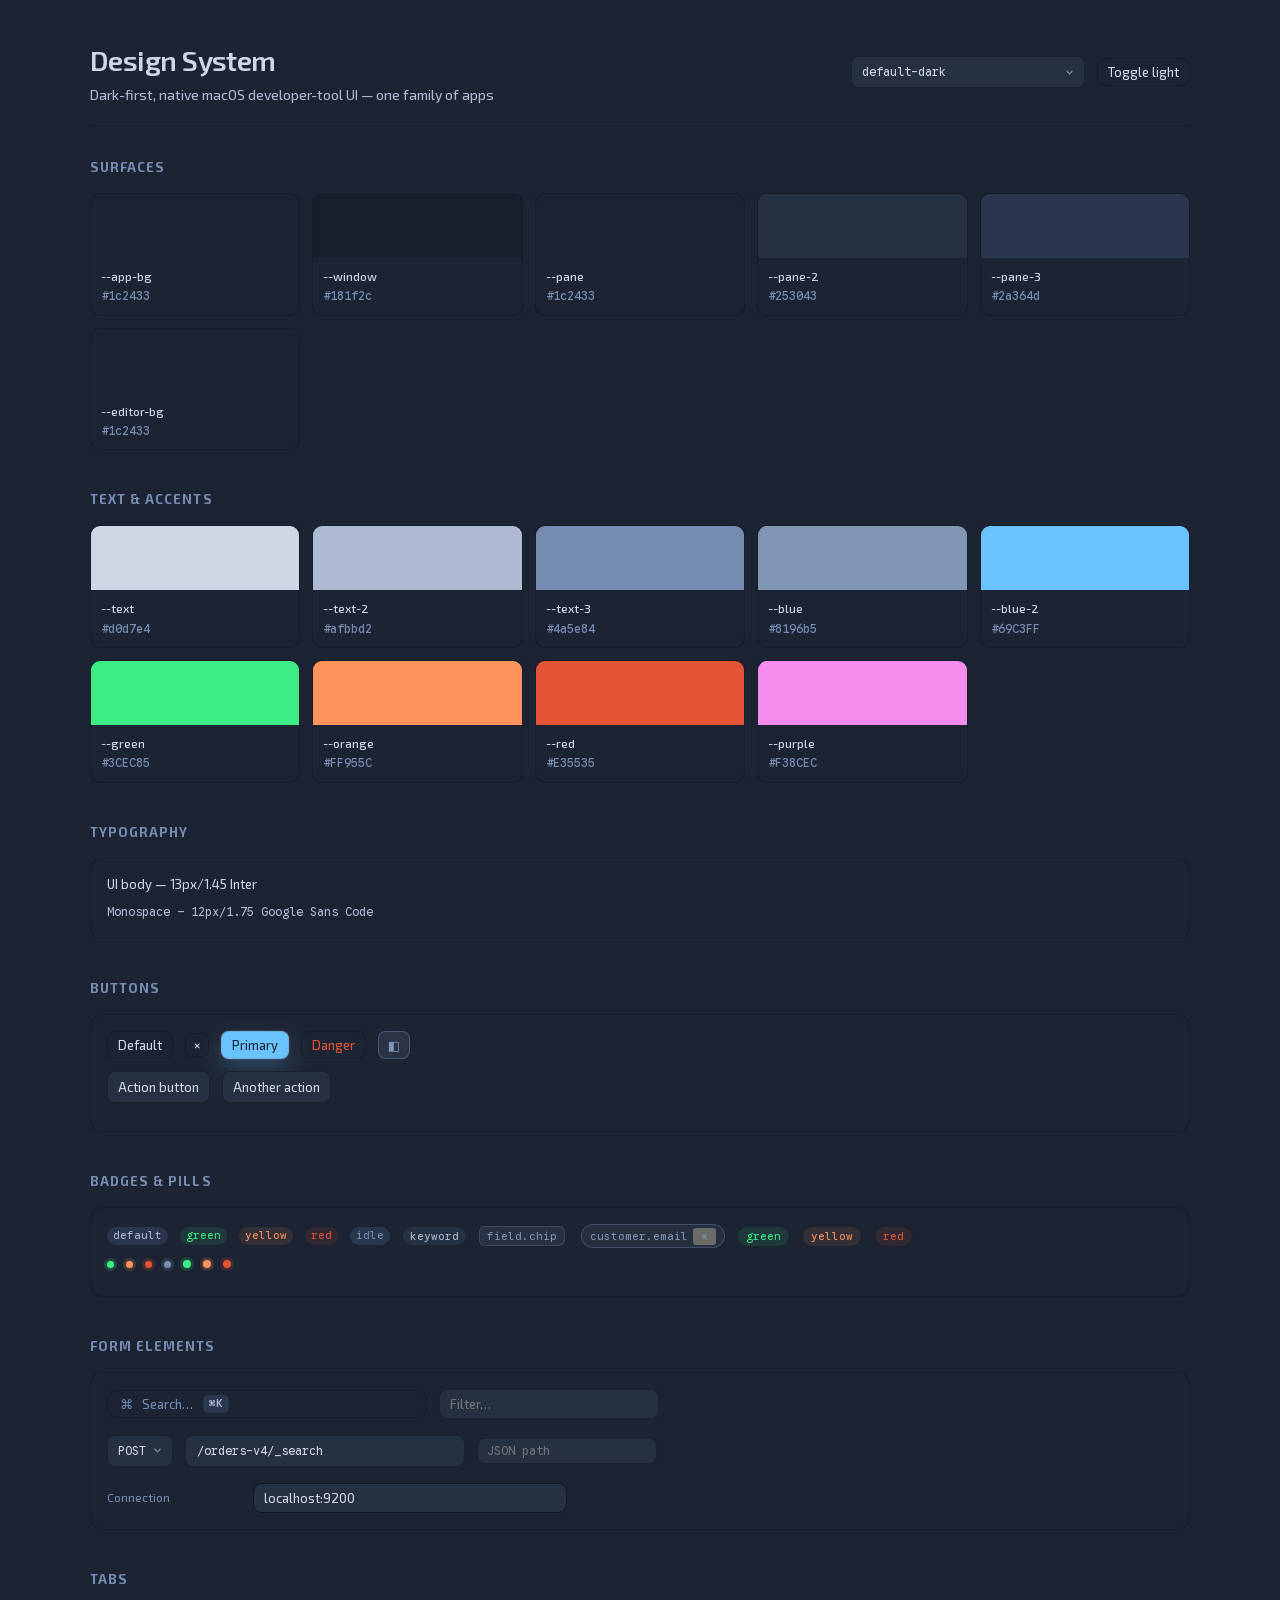
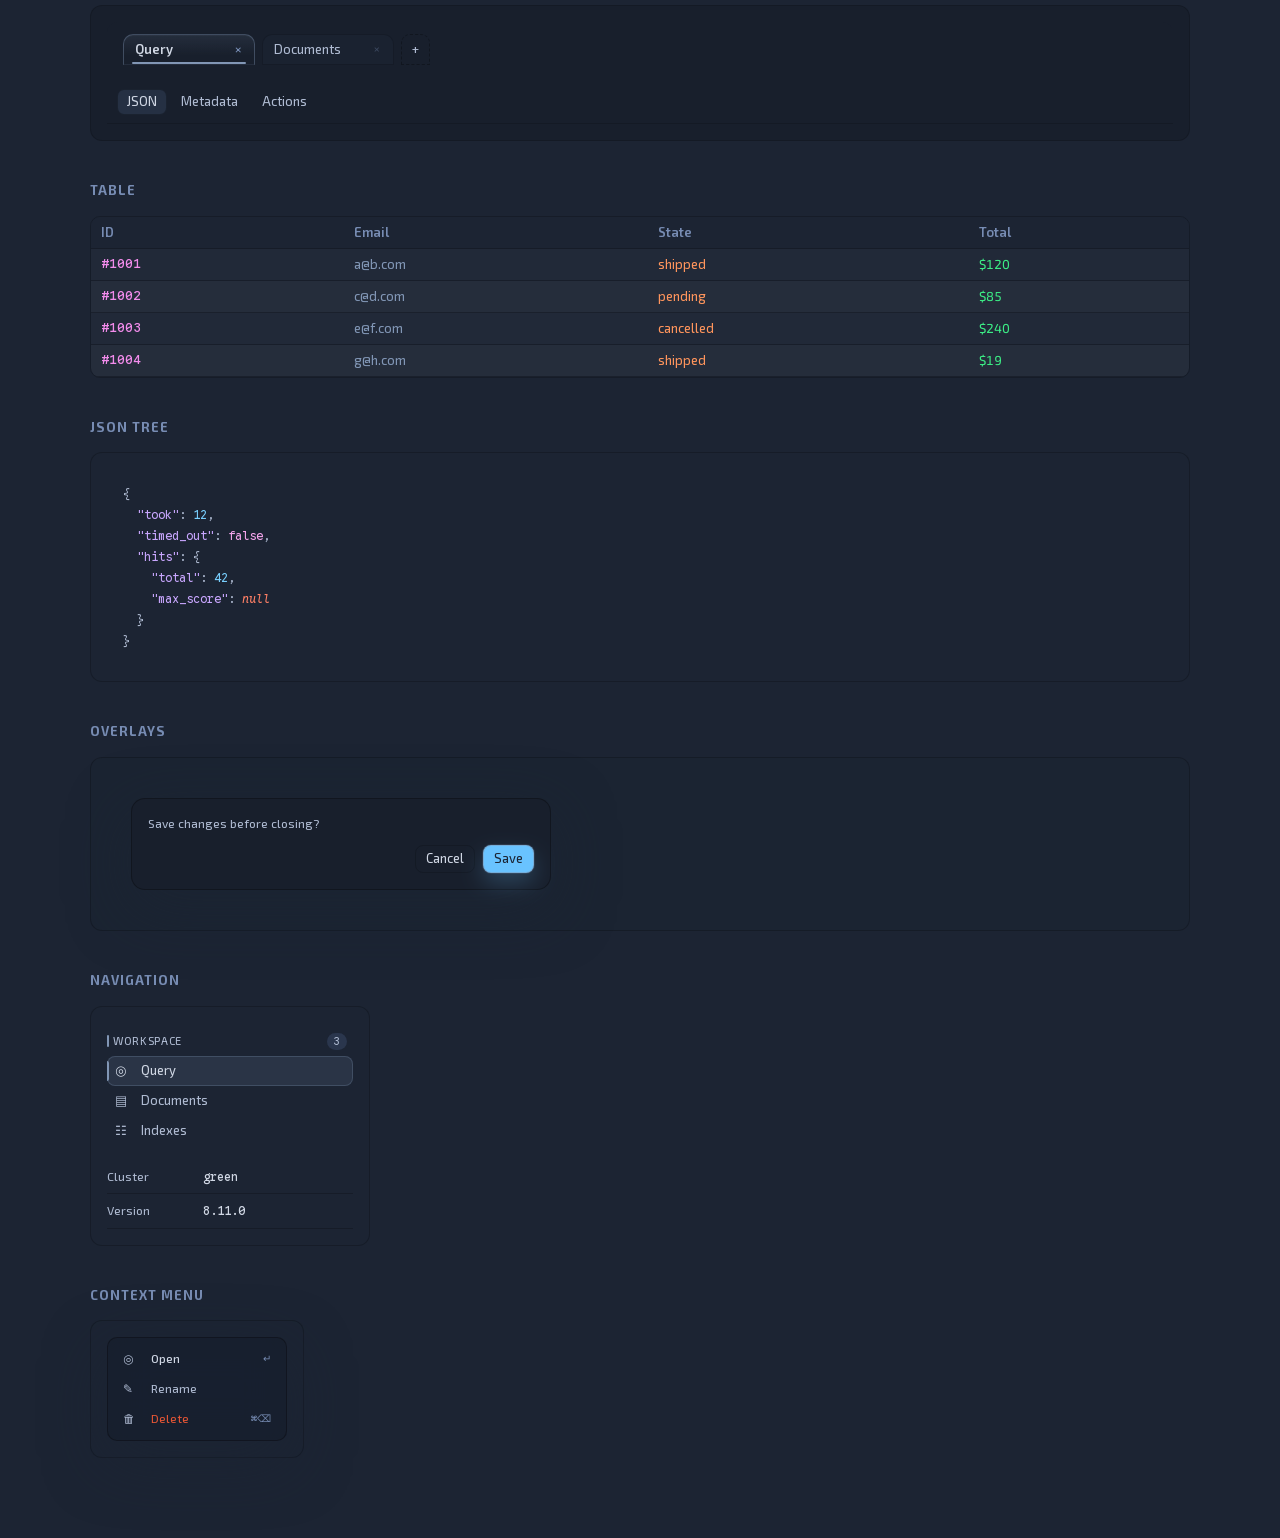
<file: index.html>
<!doctype html>
<html lang="en">
<head>
  <meta charset="utf-8" />
  <meta name="viewport" content="width=device-width, initial-scale=1" />
  <title>Design System</title>
  <link rel="preconnect" href="https://fonts.googleapis.com" />
  <link rel="preconnect" href="https://fonts.gstatic.com" crossorigin />
  <link href="https://fonts.googleapis.com/css2?family=Inter:ital,wght@0,100..900;1,100..900&family=Google+Sans+Code:ital,wght@0,300..800;1,300..800&display=swap" rel="stylesheet" />
  <link rel="stylesheet" href="tokens.css" />
  <link rel="stylesheet" href="base.css" />
  <link rel="stylesheet" href="layout.css" />
  <link rel="stylesheet" href="components.css" />
  <link rel="stylesheet" href="themes.css" />
  <style>
    .ds-body {
      height: auto;
      overflow: auto;
      padding: 40px;
      background: var(--app-bg);
    }
    .ds-container {
      max-width: 1100px;
      margin: 0 auto;
    }
    .ds-header {
      display: flex;
      align-items: center;
      justify-content: space-between;
      margin-bottom: 32px;
      padding-bottom: 20px;
      border-bottom: 1px solid var(--line);
    }
    .ds-title {
      font-size: 28px;
      font-weight: 600;
      letter-spacing: -0.02em;
    }
    .ds-subtitle {
      color: var(--text-2);
      font-size: 14px;
      margin-top: 4px;
    }
    .ds-section {
      margin-bottom: 40px;
    }
    .ds-section h2 {
      font-size: 13px;
      text-transform: uppercase;
      letter-spacing: 0.08em;
      color: var(--text-3);
      margin-bottom: 16px;
    }
    .ds-grid {
      display: grid;
      grid-template-columns: repeat(auto-fill, minmax(180px, 1fr));
      gap: 12px;
    }
    .ds-swatch {
      border: 1px solid var(--line);
      border-radius: 10px;
      overflow: hidden;
      background: var(--pane);
    }
    .ds-swatch-color { height: 64px; }
    .ds-swatch-meta { padding: 10px; font-size: 12px; }
    .ds-swatch-name { color: var(--text); font-weight: 500; }
    .ds-swatch-value { color: var(--text-3); font-family: var(--font-mono); margin-top: 2px; }
    .ds-row { display: flex; flex-wrap: wrap; gap: 12px; align-items: center; margin-bottom: 12px; }
    .ds-demo-panel {
      background: var(--pane);
      border: 1px solid var(--line);
      border-radius: 12px;
      padding: 16px;
    }
    .ds-demo-panel.light-box {
      background: var(--window);
    }
    .ds-tabs-demo {
      background: color-mix(in oklab, var(--window), var(--app-bg) 5%);
      border-radius: 10px 10px 0 0;
      padding-top: 6px;
      padding-left: 8px;
    }
    .ds-table-box {
      max-height: 200px;
      overflow: auto;
      border: 1px solid var(--line);
      border-radius: 10px;
    }
    .ds-modal-demo {
      position: relative;
      inset: auto;
      display: block;
      padding: 40px;
      background: var(--modal-backdrop);
      border-radius: 12px;
    }
    .ds-code {
      font-family: var(--font-mono);
      font-size: 12px;
      color: var(--text-2);
    }
    body.light .ds-swatch,
    body.light .ds-demo-panel,
    body.light .ds-table-box {
      box-shadow:
        0 1px 2px color-mix(in oklab, var(--text), transparent 97.5%),
        0 3px 10px color-mix(in oklab, var(--text), transparent 98.2%);
    }
    body.light .ds-demo-panel {
      border-color: color-mix(in oklab, var(--text), transparent 91%);
    }
  </style>
</head>
<body class="ds-body">
  <div class="ds-container">
    <header class="ds-header">
      <div>
        <div class="ds-title">Design System</div>
        <div class="ds-subtitle">Dark-first, native macOS developer-tool UI — one family of apps</div>
      </div>
      <div class="ds-row" style="margin: 0;">
        <select class="method-select" id="theme-select" title="Palette">
          <option value="">default-dark</option>
        </select>
        <button class="tool-btn" id="theme-toggle" type="button">Toggle light</button>
      </div>
    </header>

    <section class="ds-section" data-od-id="section-surfaces">
      <h2>Surfaces</h2>
      <div class="ds-grid">
        <div class="ds-swatch"><div class="ds-swatch-color" style="background: var(--app-bg)"></div><div class="ds-swatch-meta"><div class="ds-swatch-name">--app-bg</div><div class="ds-swatch-value">#1c2433</div></div></div>
        <div class="ds-swatch"><div class="ds-swatch-color" style="background: var(--window)"></div><div class="ds-swatch-meta"><div class="ds-swatch-name">--window</div><div class="ds-swatch-value">#181f2c</div></div></div>
        <div class="ds-swatch"><div class="ds-swatch-color" style="background: var(--pane)"></div><div class="ds-swatch-meta"><div class="ds-swatch-name">--pane</div><div class="ds-swatch-value">#1c2433</div></div></div>
        <div class="ds-swatch"><div class="ds-swatch-color" style="background: var(--pane-2)"></div><div class="ds-swatch-meta"><div class="ds-swatch-name">--pane-2</div><div class="ds-swatch-value">#253043</div></div></div>
        <div class="ds-swatch"><div class="ds-swatch-color" style="background: var(--pane-3)"></div><div class="ds-swatch-meta"><div class="ds-swatch-name">--pane-3</div><div class="ds-swatch-value">#2a364d</div></div></div>
        <div class="ds-swatch"><div class="ds-swatch-color" style="background: var(--editor-bg)"></div><div class="ds-swatch-meta"><div class="ds-swatch-name">--editor-bg</div><div class="ds-swatch-value">#1c2433</div></div></div>
      </div>
    </section>

    <section class="ds-section" data-od-id="section-text">
      <h2>Text & Accents</h2>
      <div class="ds-grid">
        <div class="ds-swatch"><div class="ds-swatch-color" style="background: var(--text)"></div><div class="ds-swatch-meta"><div class="ds-swatch-name">--text</div><div class="ds-swatch-value">#d0d7e4</div></div></div>
        <div class="ds-swatch"><div class="ds-swatch-color" style="background: var(--text-2)"></div><div class="ds-swatch-meta"><div class="ds-swatch-name">--text-2</div><div class="ds-swatch-value">#afbbd2</div></div></div>
        <div class="ds-swatch"><div class="ds-swatch-color" style="background: var(--text-3)"></div><div class="ds-swatch-meta"><div class="ds-swatch-name">--text-3</div><div class="ds-swatch-value">#4a5e84</div></div></div>
        <div class="ds-swatch"><div class="ds-swatch-color" style="background: var(--blue)"></div><div class="ds-swatch-meta"><div class="ds-swatch-name">--blue</div><div class="ds-swatch-value">#8196b5</div></div></div>
        <div class="ds-swatch"><div class="ds-swatch-color" style="background: var(--blue-2)"></div><div class="ds-swatch-meta"><div class="ds-swatch-name">--blue-2</div><div class="ds-swatch-value">#69C3FF</div></div></div>
        <div class="ds-swatch"><div class="ds-swatch-color" style="background: var(--green)"></div><div class="ds-swatch-meta"><div class="ds-swatch-name">--green</div><div class="ds-swatch-value">#3CEC85</div></div></div>
        <div class="ds-swatch"><div class="ds-swatch-color" style="background: var(--orange)"></div><div class="ds-swatch-meta"><div class="ds-swatch-name">--orange</div><div class="ds-swatch-value">#FF955C</div></div></div>
        <div class="ds-swatch"><div class="ds-swatch-color" style="background: var(--red)"></div><div class="ds-swatch-meta"><div class="ds-swatch-name">--red</div><div class="ds-swatch-value">#E35535</div></div></div>
        <div class="ds-swatch"><div class="ds-swatch-color" style="background: var(--purple)"></div><div class="ds-swatch-meta"><div class="ds-swatch-name">--purple</div><div class="ds-swatch-value">#F38CEC</div></div></div>
      </div>
    </section>

    <section class="ds-section" data-od-id="section-typography">
      <h2>Typography</h2>
      <div class="ds-demo-panel">
        <p style="font-size: 13px; margin: 0 0 8px;">UI body — 13px/1.45 Inter</p>
        <p style="font: 12px/1.75 var(--font-mono); color: var(--text-2); margin: 0;">Monospace — 12px/1.75 Google Sans Code</p>
      </div>
    </section>

    <section class="ds-section" data-od-id="section-buttons">
      <h2>Buttons</h2>
      <div class="ds-demo-panel">
        <div class="ds-row">
          <button class="tool-btn" type="button">Default</button>
          <button class="tool-btn icon-only" type="button">×</button>
          <button class="tool-btn primary" type="button">Primary</button>
          <button class="tool-btn danger" type="button">Danger</button>
          <button class="tool-btn panel-toggle active" type="button">◧</button>
        </div>
        <div class="ds-row">
          <button class="action-btn" type="button">Action button</button>
          <button class="action-btn" type="button">Another action</button>
        </div>
      </div>
    </section>

    <section class="ds-section" data-od-id="section-badges">
      <h2>Badges & Pills</h2>
      <div class="ds-demo-panel">
        <div class="ds-row">
          <span class="badge">default</span>
          <span class="badge green">green</span>
          <span class="badge yellow">yellow</span>
          <span class="badge red">red</span>
          <span class="badge idle">idle</span>
          <span class="type-pill">keyword</span>
          <span class="field-chip">field.chip</span>
          <span class="path-chip">customer.email <button>×</button></span>
          <span class="health-pill green">green</span>
          <span class="health-pill orange">yellow</span>
          <span class="health-pill red">red</span>
        </div>
        <div class="ds-row">
          <span class="status-dot"></span>
          <span class="status-dot orange"></span>
          <span class="status-dot red"></span>
          <span class="status-dot idle"></span>
          <span class="index-dot"></span>
          <span class="index-dot hot"></span>
          <span class="index-dot red"></span>
        </div>
      </div>
    </section>

    <section class="ds-section" data-od-id="section-forms">
      <h2>Form Elements</h2>
      <div class="ds-demo-panel">
        <div class="ds-row" style="margin-bottom: 16px;">
          <div class="search" style="max-width: 320px;">
            <span>⌘</span>
            <span>Search…</span>
            <kbd>⌘K</kbd>
          </div>
          <input class="side-search" style="max-width: 220px;" placeholder="Filter…" />
        </div>
        <div class="ds-row">
          <select class="method-select"><option>POST</option><option>GET</option></select>
          <input class="query-path-input" style="max-width: 280px;" value="/orders-v4/_search" />
          <input class="path-input" style="max-width: 180px;" placeholder="JSON path" />
        </div>
        <div class="form-row" style="margin-top: 16px; max-width: 460px;">
          <label>Connection</label>
          <input type="text" value="localhost:9200" />
        </div>
      </div>
    </section>

    <section class="ds-section" data-od-id="section-tabs">
      <h2>Tabs</h2>
      <div class="ds-demo-panel light-box">
        <div class="ds-tabs-demo">
          <div class="tabs">
            <div class="tab active"><span>Query</span><span class="tab-close">×</span></div>
            <div class="tab"><span>Documents</span><span class="tab-close">×</span></div>
            <button class="tab-add" type="button">+</button>
          </div>
        </div>
        <div style="padding: 16px 0 0;">
          <div class="mini-tabs">
            <button class="active">JSON</button>
            <button>Metadata</button>
            <button>Actions</button>
          </div>
        </div>
      </div>
    </section>

    <section class="ds-section" data-od-id="section-tables">
      <h2>Table</h2>
      <div class="ds-table-box">
        <table>
          <thead>
            <tr><th>ID</th><th>Email</th><th>State</th><th>Total</th></tr>
          </thead>
          <tbody>
            <tr><td class="cell-id">#1001</td><td class="cell-email">a@b.com</td><td class="cell-state">shipped</td><td class="cell-money">$120</td></tr>
            <tr><td class="cell-id">#1002</td><td class="cell-email">c@d.com</td><td class="cell-state">pending</td><td class="cell-money">$85</td></tr>
            <tr><td class="cell-id">#1003</td><td class="cell-email">e@f.com</td><td class="cell-state">cancelled</td><td class="cell-money">$240</td></tr>
            <tr><td class="cell-id">#1004</td><td class="cell-email">g@h.com</td><td class="cell-state">shipped</td><td class="cell-money">$19</td></tr>
          </tbody>
        </table>
      </div>
    </section>

    <section class="ds-section" data-od-id="section-json">
      <h2>JSON Tree</h2>
      <div class="ds-demo-panel" style="background: var(--editor-bg);">
        <pre class="json-tree">{
  <span class="syntax-key">"took"</span>: <span class="syntax-number">12</span>,
  <span class="syntax-key">"timed_out"</span>: <span class="syntax-bool">false</span>,
  <span class="syntax-key">"hits"</span>: {
    <span class="syntax-key">"total"</span>: <span class="syntax-number">42</span>,
    <span class="syntax-key">"max_score"</span>: <span class="syntax-null">null</span>
  }
}</pre>
      </div>
    </section>

    <section class="ds-section" data-od-id="section-overlays">
      <h2>Overlays</h2>
      <div class="ds-demo-panel ds-modal-demo">
        <div class="prompt-dialog">
          <p class="prompt-dialog-msg">Save changes before closing?</p>
          <div class="prompt-dialog-foot">
            <button class="tool-btn" type="button">Cancel</button>
            <button class="tool-btn primary" type="button">Save</button>
          </div>
        </div>
      </div>
    </section>

    <section class="ds-section" data-od-id="section-nav">
      <h2>Navigation</h2>
      <div class="ds-demo-panel" style="max-width: 280px;">
        <div class="group">
          <div class="group-title">Workspace <span class="badge">3</span></div>
          <div class="nav-item active"><span>◎</span><span>Query</span></div>
          <div class="nav-item"><span>▤</span><span>Documents</span></div>
          <div class="nav-item"><span>☷</span><span>Indexes</span></div>
        </div>
        <div class="kv"><span>Cluster</span><code>green</code></div>
        <div class="kv"><span>Version</span><code>8.11.0</code></div>
      </div>
    </section>

    <section class="ds-section" data-od-id="section-context">
      <h2>Context Menu</h2>
      <div class="ds-demo-panel" style="display: inline-block;">
        <div class="index-context-menu" style="position: static;">
          <div class="context-item"><span>◎</span><strong>Open</strong><kbd>↵</kbd></div>
          <div class="context-item"><span>✎</span><span>Rename</span></div>
          <div class="context-item"><span>🗑</span><span class="soft-red">Delete</span><kbd>⌘⌫</kbd></div>
        </div>
      </div>
    </section>
  </div>

  <script>
    const THEMES = [
      "aura-dark","ayu-mirage","bearded-arc-blueberry","bearded-arc-eggplant",
      "bearded-arc-eolstorm","bearded-arc-reversed","bearded-solarized",
      "bearded-solarized-dark","bearded-solarized-light","bearded-solarized-reversed",
      "catppuccin-mocha","cyberpunk-neon","dracula","gruv-box","monokai","night-owl",
      "nord-ford","one-dark","rose-milk","rose-pine","sakura-pastel","slate-neutral-dark",
      "slate-neutral-dark-schematic","soft-light","tokyo-night","vscode-dark"
    ];
    const select = document.getElementById('theme-select');
    for (const t of THEMES) {
      const o = document.createElement('option');
      o.value = t; o.textContent = t; select.appendChild(o);
    }
    const LIGHT_THEMES = ["bearded-solarized-light","rose-milk","sakura-pastel","soft-light"];
    select.addEventListener('change', () => {
      if (select.value) document.body.dataset.theme = select.value;
      else delete document.body.dataset.theme;
      // mirror app behavior: light-base themes also get body.light (color-scheme, control styles)
      document.body.classList.toggle('light', LIGHT_THEMES.includes(select.value));
    });
    document.getElementById('theme-toggle').addEventListener('click', () => {
      document.body.classList.toggle('light');
    });
  </script>
</body>
</html>
</file>
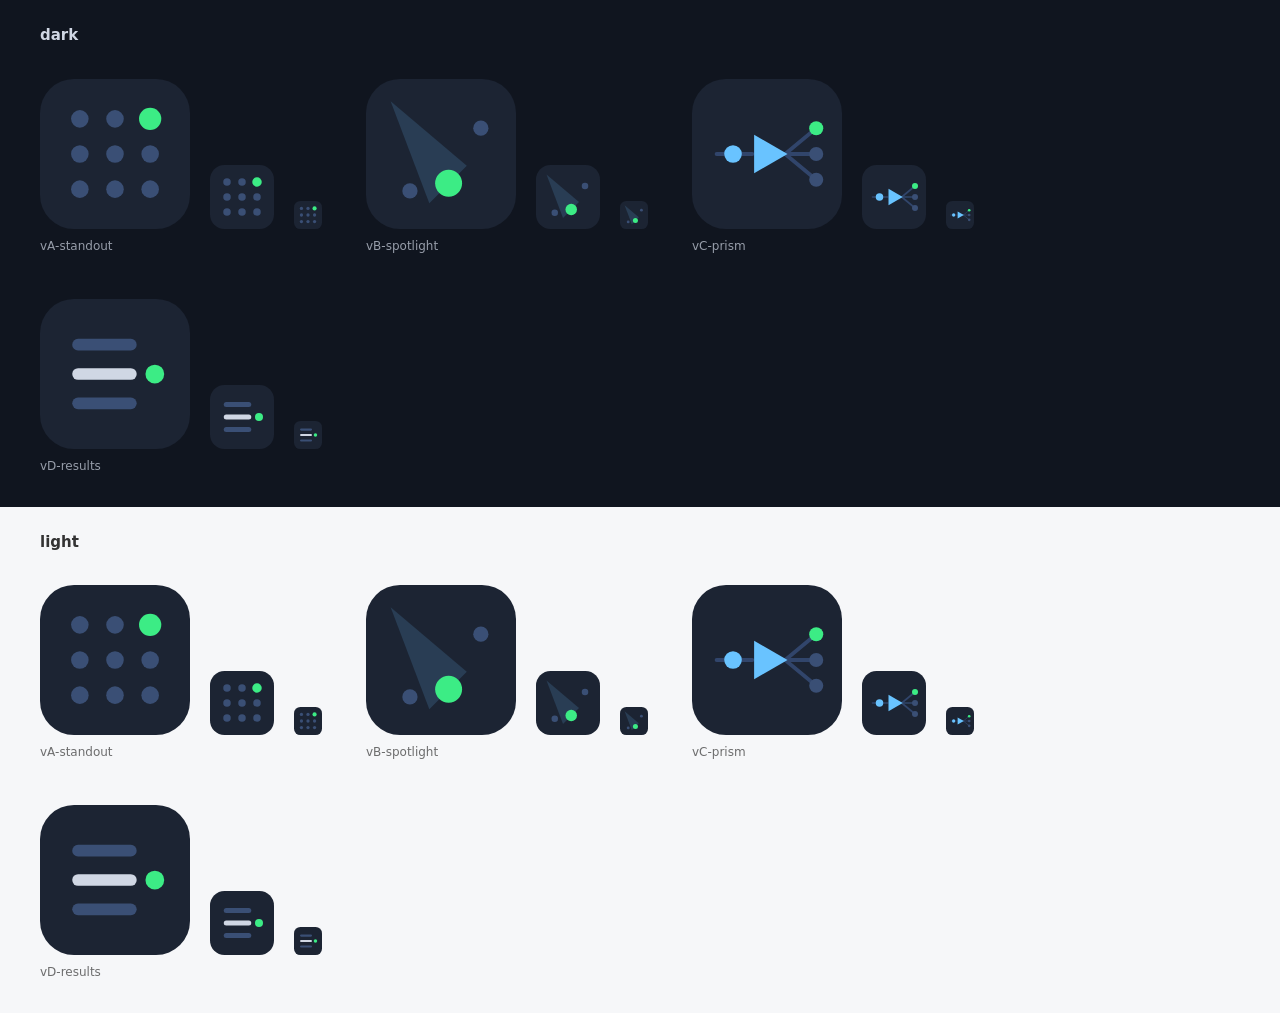
<file: logo/elastic_min/preview.html>
<!doctype html>
<meta charset="utf-8">
<title>elastic_min logo preview</title>
<style>
  body { margin: 0; font: 14px/1.5 Inter, system-ui, sans-serif; }
  .strip { display: flex; gap: 44px; padding: 32px 40px; align-items: flex-end; flex-wrap: wrap; }
  .dark { background: #10151f; color: #d0d7e4; }
  .light { background: #F6F7F9; color: #333; }
  .variant { display: flex; flex-direction: column; gap: 8px; }
  .variant .row { display: flex; gap: 20px; align-items: flex-end; }
  .variant span { font-size: 12px; opacity: .7; }
  img.lg { width: 150px; } img.md { width: 64px; } img.sm { width: 28px; }
  h2 { padding: 24px 40px 0; margin: 0; font-size: 15px; }
</style>
<script>
  const variants = ["vA-standout", "vB-spotlight", "vC-prism", "vD-results"];
  const block = (cls, label) => `<div class="${cls}"><h2>${label}</h2><div class="strip">` +
    variants.map(v => `<div class="variant"><div class="row"><img class="lg" src="${v}.svg"><img class="md" src="${v}.svg"><img class="sm" src="${v}.svg"></div><span>${v}</span></div>`).join("") +
    `</div></div>`;
  document.write(block("dark", "dark") + block("light", "light"));
</script>
</file>
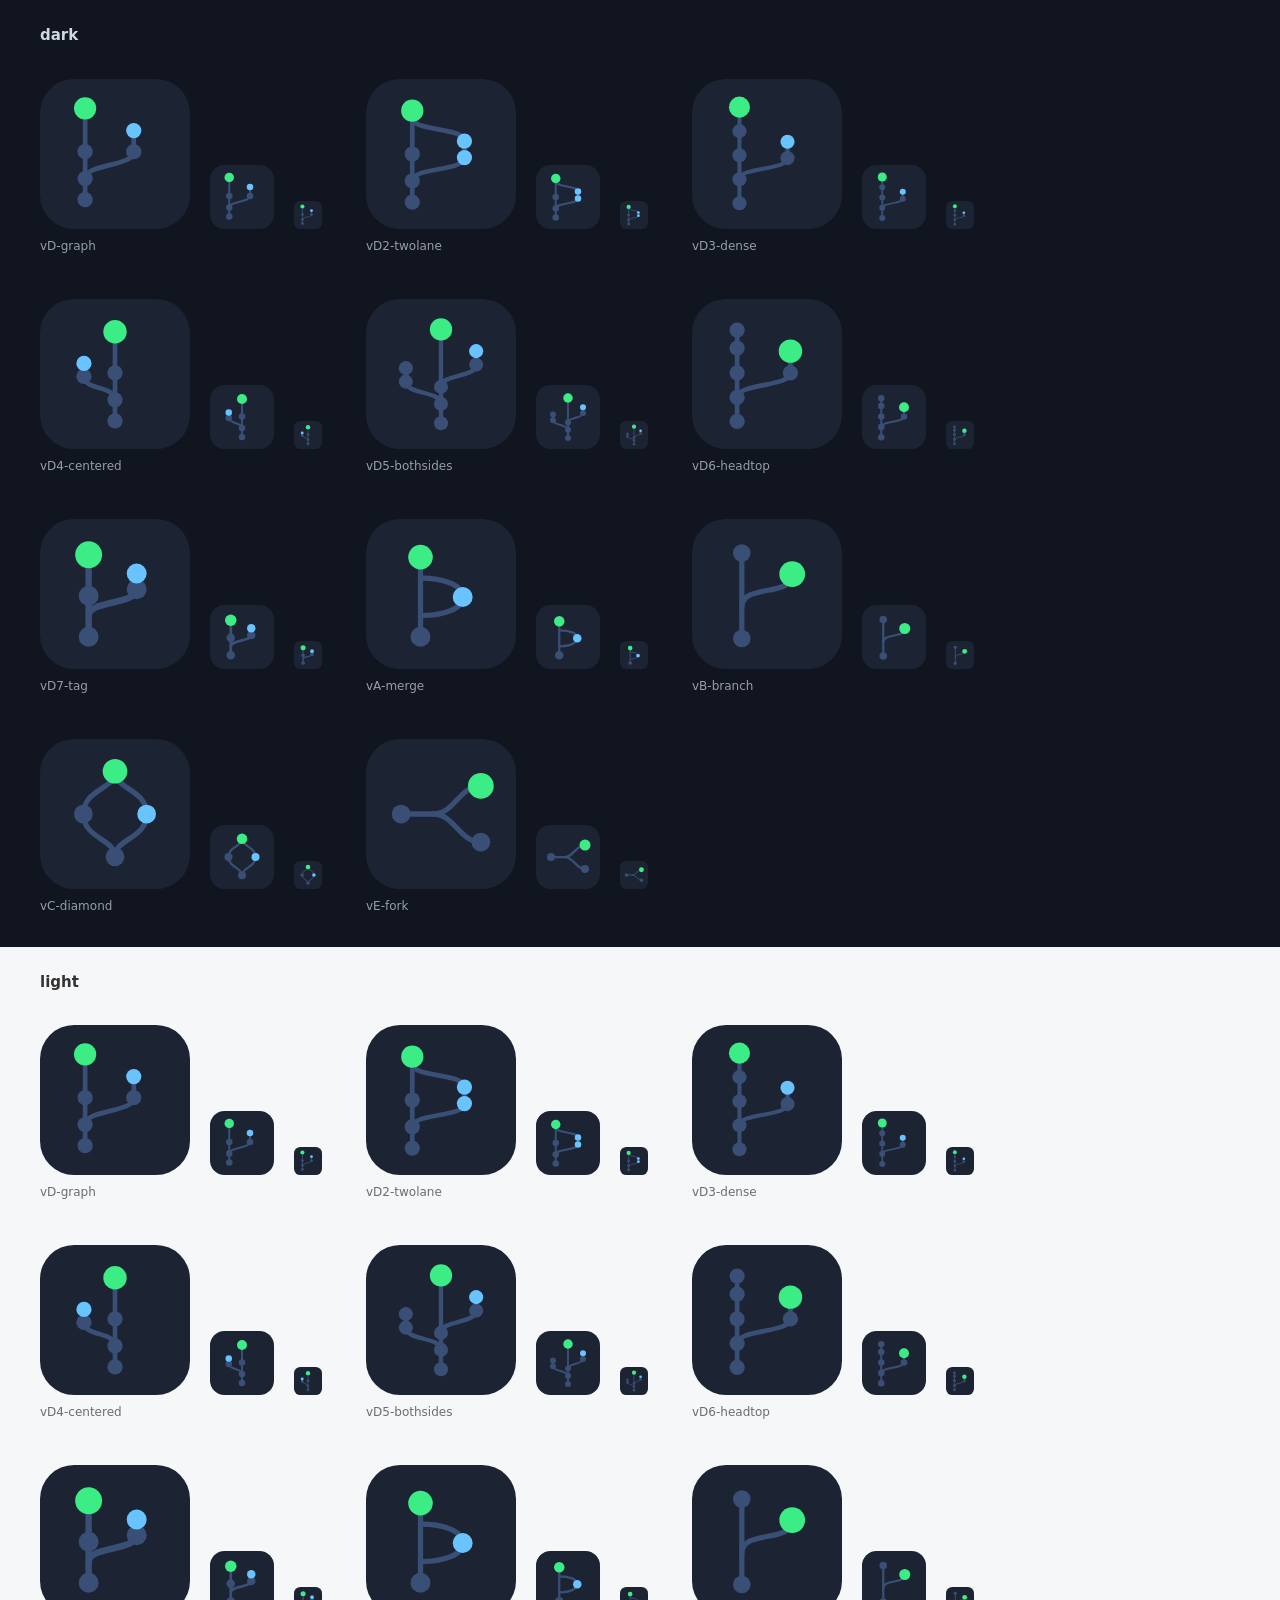
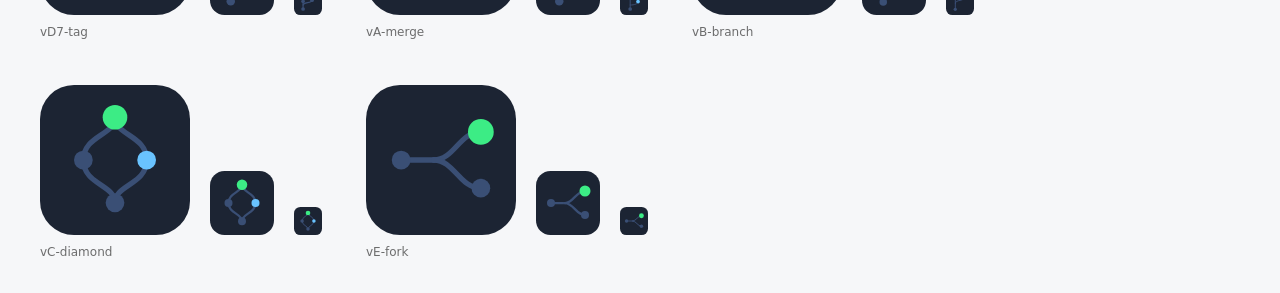
<file: logo/git_min/preview.html>
<!doctype html>
<meta charset="utf-8">
<title>git_min logo preview</title>
<style>
  body { margin: 0; font: 14px/1.5 Inter, system-ui, sans-serif; }
  .strip { display: flex; gap: 44px; padding: 32px 40px; align-items: flex-end; flex-wrap: wrap; }
  .dark { background: #10151f; color: #d0d7e4; }
  .light { background: #F6F7F9; color: #333; }
  .variant { display: flex; flex-direction: column; gap: 8px; }
  .variant .row { display: flex; gap: 20px; align-items: flex-end; }
  .variant span { font-size: 12px; opacity: .7; }
  img.lg { width: 150px; } img.md { width: 64px; } img.sm { width: 28px; }
  h2 { padding: 24px 40px 0; margin: 0; font-size: 15px; }
</style>
<script>
  const variants = ["vD-graph", "vD2-twolane", "vD3-dense", "vD4-centered", "vD5-bothsides", "vD6-headtop", "vD7-tag", "vA-merge", "vB-branch", "vC-diamond", "vE-fork"];
  const block = (cls, label) => `<div class="${cls}"><h2>${label}</h2><div class="strip">` +
    variants.map(v => `<div class="variant"><div class="row"><img class="lg" src="${v}.svg"><img class="md" src="${v}.svg"><img class="sm" src="${v}.svg"></div><span>${v}</span></div>`).join("") +
    `</div></div>`;
  document.write(block("dark", "dark") + block("light", "light"));
</script>
</file>
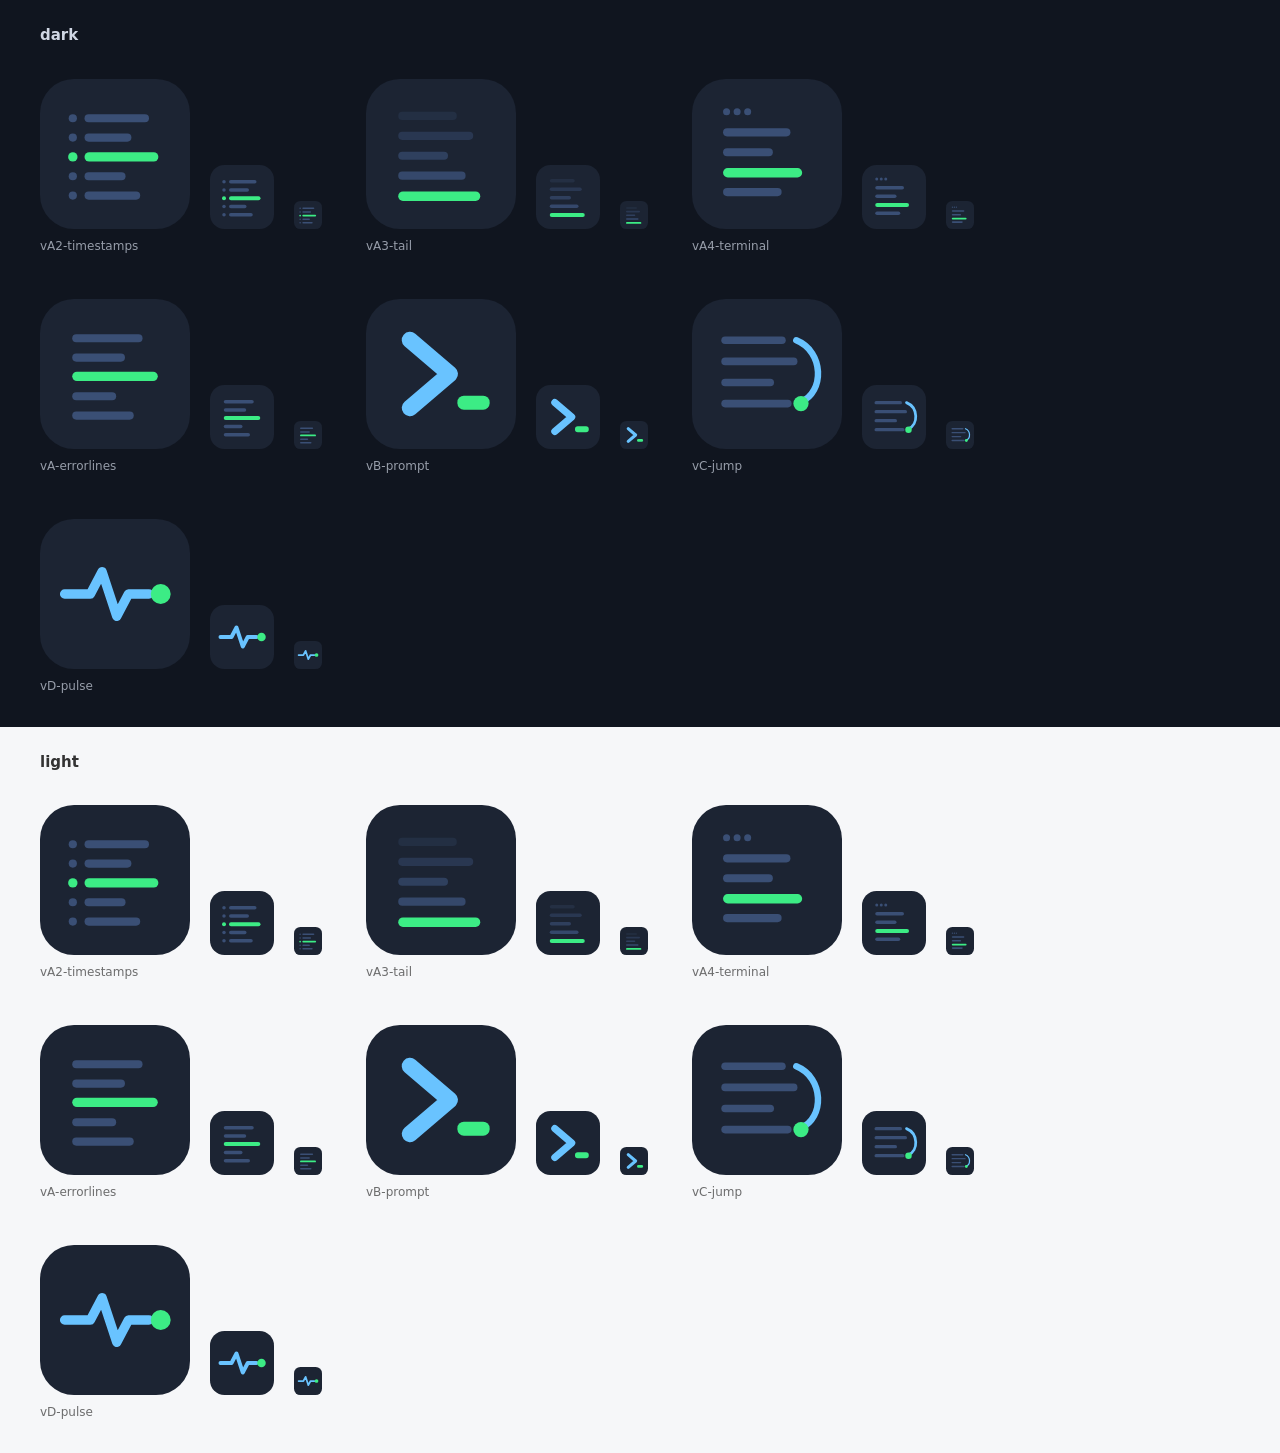
<file: logo/log_min/preview.html>
<!doctype html>
<meta charset="utf-8">
<title>log_min logo preview</title>
<style>
  body { margin: 0; font: 14px/1.5 Inter, system-ui, sans-serif; }
  .strip { display: flex; gap: 44px; padding: 32px 40px; align-items: flex-end; flex-wrap: wrap; }
  .dark { background: #10151f; color: #d0d7e4; }
  .light { background: #F6F7F9; color: #333; }
  .variant { display: flex; flex-direction: column; gap: 8px; }
  .variant .row { display: flex; gap: 20px; align-items: flex-end; }
  .variant span { font-size: 12px; opacity: .7; }
  img.lg { width: 150px; } img.md { width: 64px; } img.sm { width: 28px; }
  h2 { padding: 24px 40px 0; margin: 0; font-size: 15px; }
</style>
<script>
  const variants = ["vA2-timestamps", "vA3-tail", "vA4-terminal", "vA-errorlines", "vB-prompt", "vC-jump", "vD-pulse"];
  const block = (cls, label) => `<div class="${cls}"><h2>${label}</h2><div class="strip">` +
    variants.map(v => `<div class="variant"><div class="row"><img class="lg" src="${v}.svg"><img class="md" src="${v}.svg"><img class="sm" src="${v}.svg"></div><span>${v}</span></div>`).join("") +
    `</div></div>`;
  document.write(block("dark", "dark") + block("light", "light"));
</script>
</file>
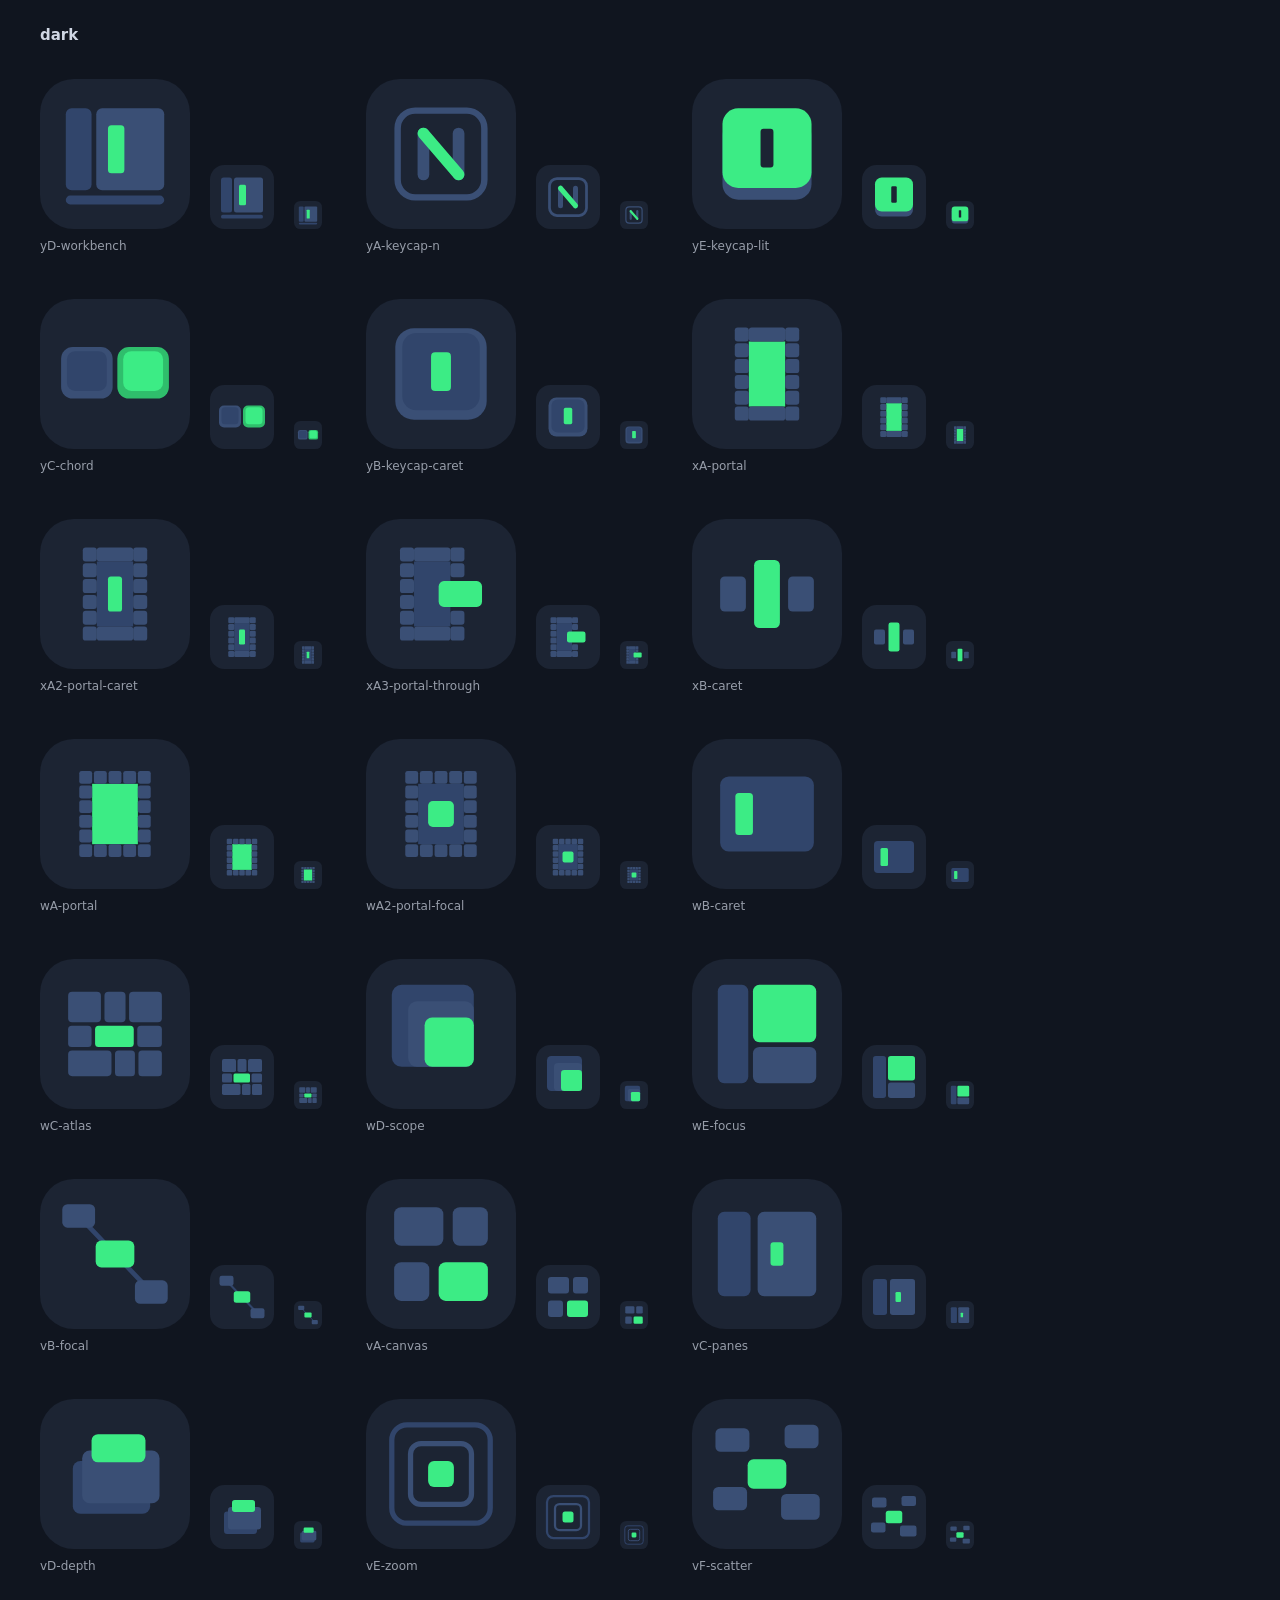
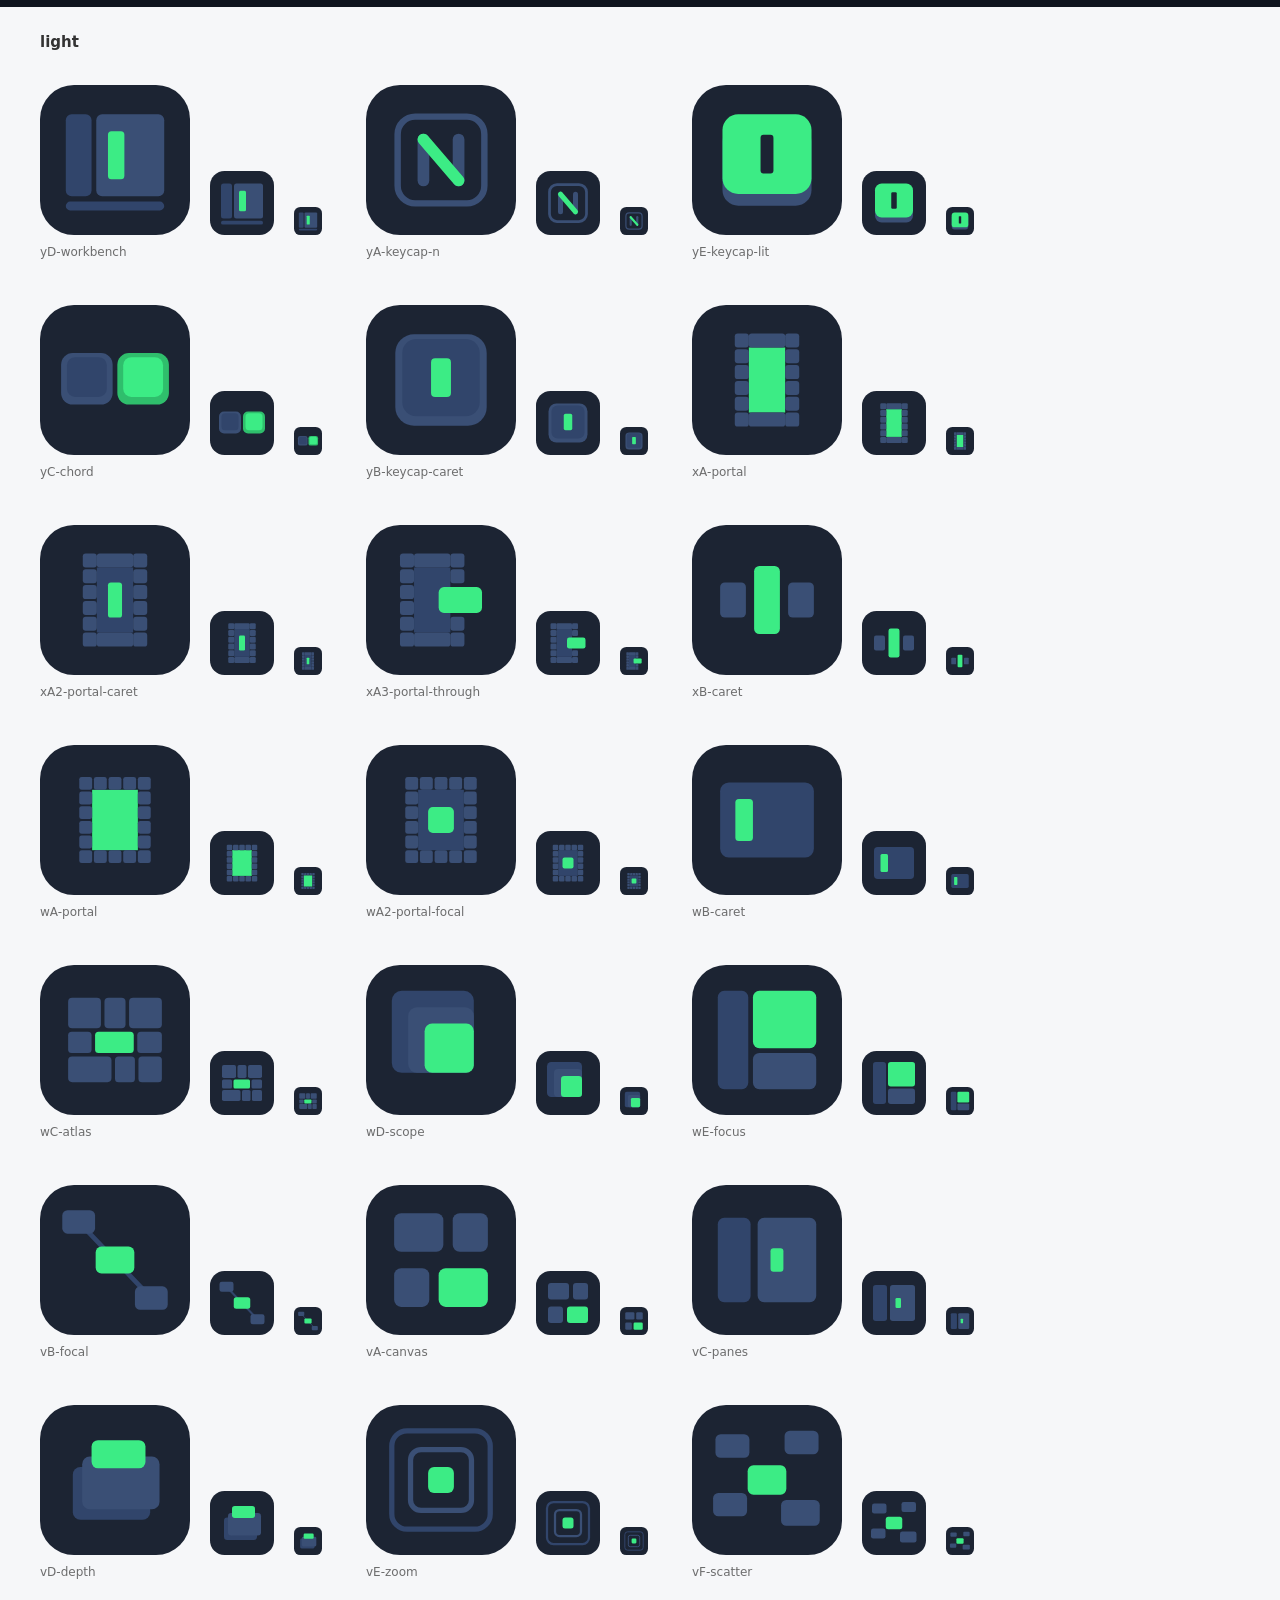
<file: logo/netherize_editor/preview.html>
<!doctype html>
<meta charset="utf-8">
<title>netherize_editor logo preview</title>
<style>
  body { margin: 0; font: 14px/1.5 Inter, system-ui, sans-serif; }
  .strip { display: flex; gap: 44px; padding: 32px 40px; align-items: flex-end; flex-wrap: wrap; }
  .dark { background: #10151f; color: #d0d7e4; }
  .light { background: #F6F7F9; color: #333; }
  .variant { display: flex; flex-direction: column; gap: 8px; }
  .variant .row { display: flex; gap: 20px; align-items: flex-end; }
  .variant span { font-size: 12px; opacity: .7; }
  img.lg { width: 150px; } img.md { width: 64px; } img.sm { width: 28px; }
  h2 { padding: 24px 40px 0; margin: 0; font-size: 15px; }
</style>
<script>
  const variants = [
    "yD-workbench", "yA-keycap-n", "yE-keycap-lit", "yC-chord", "yB-keycap-caret",
    "xA-portal", "xA2-portal-caret", "xA3-portal-through", "xB-caret",
    "wA-portal", "wA2-portal-focal", "wB-caret", "wC-atlas", "wD-scope", "wE-focus",
    "vB-focal", "vA-canvas", "vC-panes", "vD-depth", "vE-zoom", "vF-scatter"];
  const block = (cls, label) => `<div class="${cls}"><h2>${label}</h2><div class="strip">` +
    variants.map(v => `<div class="variant"><div class="row"><img class="lg" src="${v}.svg"><img class="md" src="${v}.svg"><img class="sm" src="${v}.svg"></div><span>${v}</span></div>`).join("") +
    `</div></div>`;
  document.write(block("dark", "dark") + block("light", "light"));
</script>
</file>
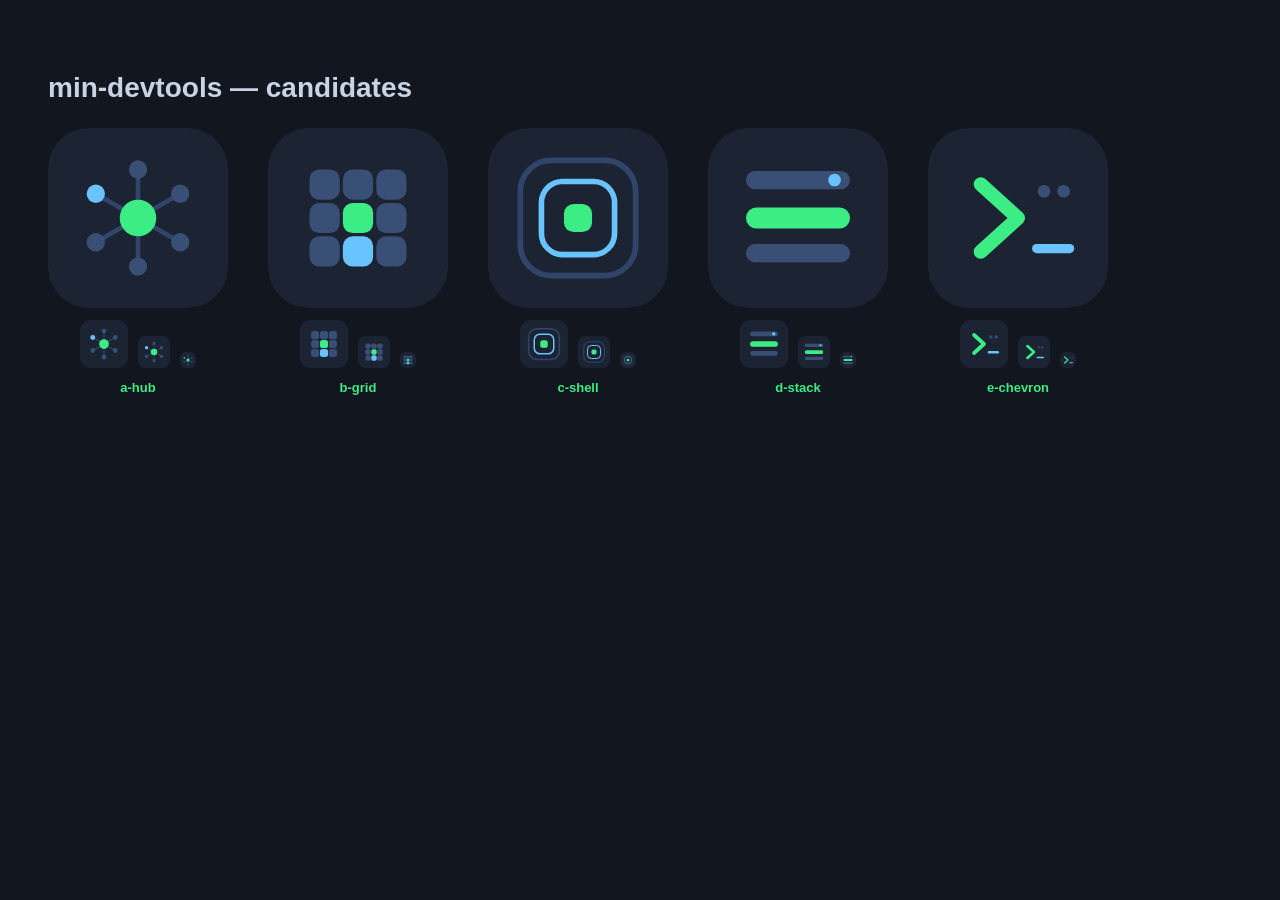
<file: logo/min_devtools/candidates/preview.html>
<!doctype html><meta charset="utf-8"><title>min-devtools logo candidates</title>
<style>
body{background:#11161f;color:#c8d3e5;font:14px/1.5 -apple-system,sans-serif;margin:0;padding:48px}
.row{display:flex;gap:40px;flex-wrap:wrap}
figure{margin:0;text-align:center}
img.big{width:180px;border-radius:40px;display:block}
.small{display:flex;gap:10px;align-items:flex-end;justify-content:center;margin-top:12px}
.small img{border-radius:6px}
figcaption{margin-top:10px;font-size:13px;color:#7f8fa8}
b{color:#3CEC85}
</style>
<h1 style="font-weight:600">min-devtools — candidates</h1>
<div class="row">
<figure>
  <img class="big" src="a-hub.svg">
  <div class="small"><img src="a-hub.svg" width="48"><img src="a-hub.svg" width="32"><img src="a-hub.svg" width="16"></div>
  <figcaption><b>a-hub</b></figcaption>
</figure>
<figure>
  <img class="big" src="b-grid.svg">
  <div class="small"><img src="b-grid.svg" width="48"><img src="b-grid.svg" width="32"><img src="b-grid.svg" width="16"></div>
  <figcaption><b>b-grid</b></figcaption>
</figure>
<figure>
  <img class="big" src="c-shell.svg">
  <div class="small"><img src="c-shell.svg" width="48"><img src="c-shell.svg" width="32"><img src="c-shell.svg" width="16"></div>
  <figcaption><b>c-shell</b></figcaption>
</figure>
<figure>
  <img class="big" src="d-stack.svg">
  <div class="small"><img src="d-stack.svg" width="48"><img src="d-stack.svg" width="32"><img src="d-stack.svg" width="16"></div>
  <figcaption><b>d-stack</b></figcaption>
</figure>
<figure>
  <img class="big" src="e-chevron.svg">
  <div class="small"><img src="e-chevron.svg" width="48"><img src="e-chevron.svg" width="32"><img src="e-chevron.svg" width="16"></div>
  <figcaption><b>e-chevron</b></figcaption>
</figure>
</div>
</file>
<file: tokens.css>
/* `:root, body`, not just `:root`: alias vars (--accent: var(--blue), …) substitute at
   computed-value time on the element that declares them. Declared only on :root they freeze
   to the dark base palette, and body-level theme overrides (body.light, body[data-theme])
   never reach them. Re-declaring on body recomputes every alias with the themed values. */
/* Font vars stay :root-only: apps set --font-body/--font-mono inline on documentElement
   (App.tsx setProperty). Declared also on body, the body stylesheet value would shadow
   that inherited inline value for the whole subtree — the Interface-font setting goes dead.
   No theme overrides the -default stacks, so they don't need body-level recomputation. */
:root {
  --font-body-default: "Exo 2", system-ui, -apple-system, BlinkMacSystemFont, sans-serif;
  --font-mono-default: "Google Sans Code", "Berkeley Mono", ui-monospace, Menlo, Consolas, monospace;
  --font-body: var(--font-body-default);
  --font-mono: var(--font-mono-default);

  /* Motion — Corporate archetype: compact, calm, decisive, keyboard-first. No overshoot.
     fast = hover/press, standard = selection/expand/palette entry, slow = the rare big move.
     Theme-independent, so :root-only like the fonts. */
  --motion-fast: 120ms;
  --motion-standard: 180ms;
  --motion-slow: 260ms;
  --ease-ui: cubic-bezier(.2, 0, 0, 1);
  --ease-enter: cubic-bezier(.05, .7, .1, 1);
  --ease-exit: cubic-bezier(.3, 0, 1, 1);

  /* Connection colors — the user-assignable palette for connections/repos/collections,
     rendered as the dot on each tab so "which environment am I in" reads at a glance.
     Deliberately :root-only and theme-independent: a connection's color is an identity
     the user picked, not a themed surface — it must look the same in every theme, and
     re-tinting it per theme across 20+ themes would break that recognition. Values are
     Radix scale-9 solids, the tier engineered to hold contrast on both light and dark
     backgrounds, so one set covers all themes.

     Eight, so the picker plus its "none" cell is a square 3×3. Picked to spread around
     the wheel — teal and indigo were dropped as the two least separable (teal sits on
     green, indigo on blue), since a palette whose colors get confused defeats the point.
     Order = swatch order in the picker, reading left to right. */
  --conn-red: #E5484D;
  --conn-orange: #F76B15;
  --conn-amber: #FFB224;
  --conn-green: #30A46C;
  --conn-blue: #0090FF;
  --conn-purple: #8E4EC6;
  --conn-pink: #D6409F;
  --conn-slate: #7C8698;
}

:root, body {
  /* Default dark = Bearded Arc (shared with elastic_min); light theme carries the #7A3EED purple */
  --accent: var(--blue);

  --app-bg: #1c2433;
  --window: #181f2c;
  --pane: #1c2433;
  --pane-2: #253043;
  --pane-3: #2a364d;
  --line: rgba(17, 22, 31, 0.55);
  --line-2: rgba(17, 22, 31, 0.9);
  /* Three-step text ramp. Every tier clears WCAG AA 4.5:1 against --pane, --text-3
     included: it carries form labels, placeholders, table date cells and 10px kbd pills,
     which are content, not decoration. Same rule applied across all 27 palettes in
     themes.css — hue and saturation held, lightness walked until the tier passes, with a
     1.15x minimum contrast step between tiers so the ramp stays three distinct tones. */
  --text: #d0d7e4;
  --text-2: #afbbd2;
  --text-3: #778cb3;
  /* brand purple: #7a3eed for filled surfaces (buttons), lighter tint where it's text on dark */
  --blue: #8196b5;
  --blue-2: #69C3FF;
  --green: #3CEC85;
  --orange: #FF955C;
  --red: #E35535;
  --purple: #F38CEC;
  --row: rgba(255, 255, 255, 0.025);
  --row-alt: rgba(255, 255, 255, 0.04);
  --row-hover: rgba(255, 255, 255, 0.05);
  --glass: rgba(24, 31, 44, 0.82);
  --shadow: 0 18px 60px color-mix(in oklab, var(--surface-app), transparent 45%);
  --left-w: 322px;
  --right-w: 410px;
  --query-top: 48vh;
  --request-top: 48%;
  --editor-bg: #1c2433;
  --editor-fg: #d0d7e4;
  --surface-app: var(--app-bg);
  --surface-window: var(--window);
  --surface-panel: var(--pane);
  --surface-raised: var(--pane-2);
  --surface-hover: var(--pane-3);
  --surface-editor: var(--editor-bg);
  --surface-overlay: var(--glass);
  --text-primary: var(--text);
  --text-secondary: var(--text-2);
  --text-muted: var(--text-3);
  --text-on-accent: var(--editor-bg);
  --border-default: var(--line);
  --border-strong: var(--line-2);
  --accent-primary: var(--blue);
  --accent-secondary: var(--blue-2);
  --accent-focus: var(--blue);
  --status-success: var(--green);
  --status-warning: var(--orange);
  --status-danger: var(--red);
  --status-info: var(--blue-2);
  /* Syntax colors stay distinct at diagram scale and clear AA contrast on #1c2433. */
  --syntax-key: #c9a7ff;
  --syntax-string: #5ff59a;
  --syntax-number: #79d0ff;
  --syntax-boolean: #f6a6ee;
  --syntax-null: #ff8066;
  --syntax-punctuation: #95a5c0;
  --syntax-operator: #c5cee0;
  --syntax-type: #ffb27a;
  --syntax-function: #79d0ff;
  --syntax-property: #a8c5ee;
  --syntax-variable: #dce5f4;
  --syntax-comment: #8fa4c8;
  --syntax-parameter: #c5cee0;
  --syntax-constant: #f6a6ee;
  --syntax-tag: #ffb27a;

  /* One accent-based highlight system — rails, focused paths, selected fields, active
     titles all draw from these instead of hardcoding color-mix() per component. */
  --accent-line: var(--accent);
  --accent-soft: color-mix(in oklab, var(--accent), transparent 86%);
  --accent-soft-strong: color-mix(in oklab, var(--accent), transparent 74%);

  --surface-selected: color-mix(in oklab, var(--accent-primary), transparent 86%);
  --focus-ring: color-mix(in oklab, var(--accent-focus), transparent 84%);
  --modal-backdrop: color-mix(in oklab, var(--surface-app), transparent 28%);

  /* Stacking order. Nothing in the app shell creates a stacking context — .app-frame and
     .main are `position: relative` with no z-index — so every layer below competes in the
     root context and raw numbers had drifted into an order that was simply wrong: the
     modal and command-palette scrims sat at 24 and 20, underneath resize handles (30),
     context menus (40) and suggestion popovers (50), which stayed painted and clickable
     on top of the backdrop. Named layers so the order is reviewable instead of inferred.
     A component that must sit one step above its own layer uses calc() on that layer,
     never a fresh number. */
  /* Geometry. Color got an alias layer, a tint rule and a doc; geometry was 21 radii,
     21 font sizes and every integer from 2 to 16 as padding. These codify the values
     already dominant in the shared CSS rather than inventing a new scale — the outliers
     stay literal so they read as the exceptions they are. New code uses the tokens;
     existing one-offs migrate when the block is touched anyway. */
  --radius-sm: 6px;      /* chips, kbd pills, small inputs */
  --radius-md: 8px;      /* the default: buttons, rows, cards */
  --radius-lg: 10px;     /* panels, modals, floating surfaces */
  --radius-pill: 999px;  /* fully rounded */
  --radius-circle: 50%;  /* dots, avatars */

  --space-1: 4px;
  --space-2: 8px;
  --space-3: 12px;
  --space-4: 16px;
  --space-5: 24px;

  /* Type scale — rem is --ui-font-size (13px default), so every step follows the
     user's UI-scale setting. px comments are at the default scale. */
  --fs-xs: 0.7692rem;    /* 10px — kbd, badges */
  --fs-sm: 0.8462rem;    /* 11px — metric labels, captions */
  --fs-md: 0.9231rem;    /* 12px — default UI text */
  --fs-base: 1rem;       /* 13px — editors, primary rows */
  --fs-lg: 1.0769rem;    /* 14px — card titles */
  --fs-xl: 1.3846rem;    /* 18px — page/section headings */

  --z-raised: 2;     /* lifted above in-flow siblings */
  --z-veil: 5;       /* section veils, loading strips */
  --z-chrome: 30;    /* app-shell furniture: resize handles, corner toggles */
  --z-menu: 40;      /* combobox lists, suggestion popovers, context menus */
  --z-suggest: 50;   /* input-attached suggestions, above their own menu layer */
  --z-overlay: 60;   /* modal + command palette scrims — above all shell chrome */
  --z-toast: 70;     /* deliberately above modals: a toast must survive a dialog */
}

body.light {
  color-scheme: light;

  /* App surfaces */
  --app-bg: #F6F7F9;
  --window: #FFFFFF;
  --pane: #FFFFFF;
  --pane-2: #F9FAFB;
  --pane-3: #ECEFF4;

  /* Borders */
  --line: #E0E4EB;
  --line-2: #D4DAE4;

  /* Typography — purple ink, not neutral black: Yaak hue carries into the text
     scale while staying AAA on white (12.8:1 / 7.4:1). --text-3 was #9B85CF at 3.2:1,
     below AA while carrying labels and placeholders; darkened on the same hue to 4.65:1. */
  --text: #3B1D7A;
  --text-2: #6533C7;
  --text-3: #8064c2;

  /* --blue drives --accent (see :root); Yaak primary is purple */
  --blue: #8B33FF;
  --blue-2: #0074CC;
  --purple: #A855F7;

  /* Semantic colors */
  --green: #1D9042;
  --yellow: #AD8200;
  --orange: #B85C00;
  --red: #D61F6B;

  /* Rows and interaction */
  --row: rgba(19, 24, 32, 0.018);
  --row-alt: rgba(19, 24, 32, 0.035);
  --row-hover: #F0F2F6;

  --selection: rgba(139, 51, 255, 0.16);
  --focus: rgba(0, 116, 204, 0.36);
  --control-bg: #FFFFFF;
  --control-border: #DADFE7;
  --control-hover-bg: #F3F5F8;
  --control-focus-border: #8B33FF;
  --control-focus-ring: rgba(139, 51, 255, 0.12);

  /* Overlay */
  --glass: rgba(255, 255, 255, 0.92);
  --modal-backdrop: rgba(36, 26, 62, 0.25);
  /* full box-shadow value — a bare color makes `box-shadow: var(--shadow)` invalid,
     so every floating glass pill silently lost its elevation in light themes */
  --shadow: 0 18px 48px rgba(59, 26, 110, 0.12), 0 2px 8px rgba(59, 26, 110, 0.08);

  /* Editor */
  --editor-bg: #FFFFFF;
  --editor-fg: #3B1D7A;

  /* Syntax colors tuned for contrast on white editor-bg (WCAG AA ~4.5:1+),
     not the accent palette above which is too light on white. */
  --syntax-key: #7c3aed;
  --syntax-string: #047857;
  --syntax-number: #1d4ed8;
  --syntax-boolean: #be185d;
  --syntax-null: #be123c;
  --syntax-punctuation: #6b5f79;
  --syntax-operator: #5b4a6e;
  --syntax-type: #b45309;
  --syntax-function: #1d4ed8;
  --syntax-property: #7c3aed;
  --syntax-variable: #3B1D7A;
  --syntax-comment: #8b7fa0;
  --syntax-parameter: #6533C7;
  --syntax-constant: #be185d;
  --syntax-tag: #b45309;
}
</file>
<file: base.css>
/* Exo 2 (SIL OFL 1.1), bundled locally — Tauri CSP blocks font CDNs.
   One variable file per unicode subset; weight range covers 400/500/600/700. */
@font-face {
  font-family: "Exo 2";
  font-style: normal;
  font-weight: 100 900;
  font-display: swap;
  src: url("./fonts/exo2-vietnamese.woff2") format("woff2");
  unicode-range: U+0102-0103, U+0110-0111, U+0128-0129, U+0168-0169, U+01A0-01A1, U+01AF-01B0, U+0300-0301, U+0303-0304, U+0308-0309, U+0323, U+0329, U+1EA0-1EF9, U+20AB;
}

@font-face {
  font-family: "Exo 2";
  font-style: normal;
  font-weight: 100 900;
  font-display: swap;
  src: url("./fonts/exo2-latin-ext.woff2") format("woff2");
  unicode-range: U+0100-02BA, U+02BD-02C5, U+02C7-02CC, U+02CE-02D7, U+02DD-02FF, U+0304, U+0308, U+0329, U+1D00-1DBF, U+1E00-1E9F, U+1EF2-1EFF, U+2020, U+20A0-20AB, U+20AD-20C0, U+2113, U+2C60-2C7F, U+A720-A7FF;
}

@font-face {
  font-family: "Exo 2";
  font-style: normal;
  font-weight: 100 900;
  font-display: swap;
  src: url("./fonts/exo2-latin.woff2") format("woff2");
  unicode-range: U+0000-00FF, U+0131, U+0152-0153, U+02BB-02BC, U+02C6, U+02DA, U+02DC, U+0304, U+0308, U+0329, U+2000-206F, U+20AC, U+2122, U+2191, U+2193, U+2212, U+2215, U+FEFF, U+FFFD;
}

* { box-sizing: border-box; }

html { font-size: var(--ui-font-size, 13px); }
html, body, #root { height: 100%; margin: 0; background: transparent; }

body {
  overflow: hidden;
  color: var(--text);
  font: 450 1rem/1.45 var(--font-body);
  -webkit-font-smoothing: antialiased;
  user-select: none;
  cursor: default;
  /* native controls (date/time picker, select dropdown, scrollbars) follow the app theme */
  color-scheme: dark;
}

body.light { color-scheme: light; }

input[type="datetime-local"] {
  font: 0.9231rem var(--font-mono);
  color: var(--text);
}

input[type="datetime-local"]::-webkit-calendar-picker-indicator {
  opacity: 0.6;
  cursor: default;
}

input[type="datetime-local"]::-webkit-datetime-edit-fields-wrapper { color: var(--text-2); }

input[type="datetime-local"]:focus::-webkit-datetime-edit-fields-wrapper { color: var(--text); }

input, textarea { user-select: text; cursor: text; }

button, input, textarea, select { font: inherit; }

button { color: inherit; cursor: default; }

/* Reduced motion: collapse durations and drop transforms, keep opacity/state legible.
   Overrides everything shared + app-local, so it stays last in the cascade of base.css. */
@media (prefers-reduced-motion: reduce) {
  *, *::before, *::after {
    animation-duration: 1ms !important;
    animation-iteration-count: 1 !important;
    animation-delay: 0ms !important;
    transition-duration: 1ms !important;
    transition-delay: 0ms !important;
    scroll-behavior: auto !important;
  }

  /* transforms that only carry motion are neutralized; state still reads via opacity/color.
     Rails/underlines keep their scale so selection stays visible. */
  .toast, .palette, .cmd, .nav-item, .index-item, .tab { transform: none !important; }
}

/* keyboard-only focus ring; :where keeps specificity 0 so any component style wins */
:where(button, select, a, input, textarea, [tabindex]):focus-visible {
  outline: 2px solid color-mix(in oklab, var(--accent-focus, var(--blue)), transparent 40%);
  outline-offset: 1px;
}
</file>
<file: layout.css>
.app-frame {
  position: relative;
  height: 100vh;
  min-width: 1080px;
  display: grid;
  grid-template-rows: 42px 1fr 28px;
  overflow: hidden;
  background: var(--window);
}

.titlebar {
  display: grid;
  grid-template-columns: 270px minmax(280px, 1fr) max-content;
  align-items: center;
  min-height: 42px;
  background: color-mix(in oklab, var(--window), var(--app-bg) 10%);
  border-bottom: 1px solid var(--line);
}

.traffic { display: flex; align-items: center; gap: 8px; padding-left: 84px; pointer-events: none; }

.toolbar {
  display: flex;
  justify-content: flex-end;
  align-items: center;
  gap: 8px;
  padding-right: 10px;
  min-width: max-content;
}

.panel-corner.left { left: 8px; }

.panel-corner.right { right: 8px; }

.main {
  min-height: 0;
  display: grid;
  position: relative;
  grid-template-columns: var(--left-w) minmax(520px, 1fr) var(--right-w);
  transition: grid-template-columns var(--motion-standard) var(--ease-ui);
}

/* live resize drags set --left-w/--right-w every pointermove — a transition here would lag the cursor */
body.resizing .main { transition: none; }

.sidebar { grid-column: 1; }

.workspace { grid-column: 2; }

.inspector { grid-column: 3; }

body.left-collapsed .main { grid-template-columns: 48px minmax(620px, 1fr) var(--right-w); }

body.right-collapsed .main { grid-template-columns: var(--left-w) minmax(620px, 1fr) 0; }

body.inspector-unavailable .main { grid-template-columns: var(--left-w) minmax(620px, 1fr) 0; }

body.left-collapsed.inspector-unavailable .main { grid-template-columns: 48px minmax(760px, 1fr) 0; }

body.left-collapsed.right-collapsed .main { grid-template-columns: 48px minmax(760px, 1fr) 0; }

body.right-collapsed .inspector,
body.inspector-unavailable .inspector {
  display: none;
}

/* scoped to .sidebar — .nav-item/.empty-note are reused by non-sidebar views
   (e.g. TemplatesView's template list, ClusterView's connect-prompt); an unscoped
   rule here hid their text/search controls too whenever the dock collapsed. */
body.left-collapsed .sidebar .sidebar-top,
body.left-collapsed .sidebar .group-title,
body.left-collapsed .sidebar .nav-item > span:not(:first-child),
body.left-collapsed .sidebar .index-item > span:not(:first-child),
body.left-collapsed .sidebar .nav-item > .badge,
body.left-collapsed .sidebar .empty-note,
body.left-collapsed .sidebar .collection-requests {
  display: none;
}

/* ponytail: collapse all collections visually while the dock is collapsed;
   per-collection state stays intact so re-expanding restores it. */
body.left-collapsed .sidebar .collection-tree .collection-chevron { transform: rotate(-90deg); }

body.left-collapsed .sidebar .side-scroll { height: 100%; padding: 6px; }
body.left-collapsed .sidebar .group { margin-bottom: 8px; }
body.left-collapsed .sidebar .nav-item,
body.left-collapsed .sidebar .index-item {
  display: flex;
  justify-content: center;
  padding: 0;
}

.resize-handle {
  position: absolute;
  z-index: var(--z-chrome);
  background: transparent;
  touch-action: none;
}

.resize-handle::after {
  content: "";
  position: absolute;
  opacity: 0;
  background: var(--blue);
  box-shadow: 0 0 18px color-mix(in oklab, var(--blue), transparent 45%);
  transition: opacity var(--motion-fast) ease;
}

.resize-handle:hover::after,
body.resizing .resize-handle::after {
  opacity: 1;
}

.resize-handle.vertical {
  top: 0;
  bottom: 0;
  width: 10px;
  cursor: col-resize;
}

.resize-handle.vertical::after {
  top: 8px;
  bottom: 8px;
  left: 4px;
  width: 2px;
  border-radius: var(--radius-pill);
}

.resize-handle.left {
  left: var(--left-w);
  transform: translateX(-5px);
}

.resize-handle.right {
  right: var(--right-w);
  transform: translateX(5px);
}

body.left-collapsed .resize-handle.left,
body.right-collapsed .resize-handle.right,
body.inspector-unavailable .resize-handle.right {
  display: none;
}

body.resizing, body.resizing-y { user-select: none; }

body.resizing { cursor: col-resize; }

body.resizing-y { cursor: row-resize; }

.sidebar, .inspector {
  min-width: 0;
  background: var(--pane);
  border-right: 1px solid var(--line);
  overflow: hidden;
}

.inspector {
  border-right: 0;
  border-left: 1px solid var(--line);
}

.sidebar-top { padding: 12px; border-bottom: 1px solid var(--line); }

.side-search {
  width: 100%;
  height: 30px;
  color: var(--text);
  background: var(--pane-2);
  border: 1px solid var(--line);
  border-radius: var(--radius-md);
  padding: 0 10px;
}

.side-scroll, .inspector-scroll { height: calc(100% - 55px); overflow: auto; padding: 10px; }

.group { margin-bottom: 14px; }
.group-title.group-toggle { width: calc(100% - 12px); padding: 0; border: 0; background: transparent; text-align: left; cursor: default; }
.group-title.group-toggle svg { transition: transform var(--motion-standard) var(--ease-ui); }
.collapsible-group.collapsed .group-title.group-toggle svg { transform: rotate(-90deg); }
/* max-height, not grid-template-rows: 1fr — group-content holds several nav-item children, and a
   1fr/0fr track only collapses a single grid item; extras spill into their own auto-sized implicit
   rows and ignore it. The cap just needs to clear real content (a nav list, never anywhere near
   2000px) so the transition reads as a height animation instead of an abrupt cutoff. */
.collapsible-group .group-content { display: grid; overflow: hidden; max-height: 2000px; transition: max-height var(--motion-standard) var(--ease-ui); }
.collapsible-group.collapsed .group-content { max-height: 0; }
.collection-tree { margin-bottom: 2px; border-radius: var(--radius-sm); }
/* divide adjacent collections so the list doesn't read as one flat blob */
.collection-tree:not(:last-child) { padding-bottom: 6px; margin-bottom: 6px; border-bottom: 1px solid var(--line); }
.collection-tree.drop-target { outline: 1px dashed var(--accent, #6ea8fe); outline-offset: -1px; background: color-mix(in srgb, var(--accent, #6ea8fe) 12%, transparent); }
.collection-node.drop-prefix, .request-node.drop-prefix { position: relative; }
.collection-node.drop-prefix::before, .request-node.drop-prefix::before { content: "|"; position: absolute; left: 3px; top: 50%; z-index: var(--z-raised); color: var(--accent, #6ea8fe); font: 700 22px/1 var(--font-mono); transform: translateY(-52%); }
.request-node, .collection-node { cursor: grab; touch-action: none; }
/* WKWebView won't start element drags under global `user-select:none` without this — same fix as .tab.
   Child svg icons carry their own native drag gesture, so neutralize them or the row never drags. */
.collection-node, .request-node { -webkit-user-drag: element; }
.collection-node svg, .request-node svg { -webkit-user-drag: none; }
.collection-node { width: 100%; border: 0; background: transparent; font: inherit; text-align: left; }
.collection-chevron { transition: transform var(--motion-standard) var(--ease-ui); }
.collection-tree.collapsed .collection-chevron { transform: rotate(-90deg); }
.collection-requests { display: grid; padding-left: 14px; overflow: hidden; max-height: 2000px; transition: max-height var(--motion-standard) var(--ease-ui); }
/* same max-height reasoning as .group-content above — multiple request-node children per collection */
.collection-tree.collapsed .collection-requests { max-height: 0; }
.nav-item.request-node { width: 100%; grid-template-columns: 38px minmax(0, 1fr) auto; border: 0; background: transparent; font: inherit; text-align: left; }
.collection-node > span:nth-child(2), .request-node > span:nth-child(2) { min-width: 0; overflow: hidden; white-space: nowrap; text-overflow: ellipsis; }
.request-node.selected:not(.active) { box-shadow: inset 2px 0 0 var(--accent, #6ea8fe); background: color-mix(in srgb, var(--accent, #6ea8fe) 8%, transparent); }
.collection-empty { padding-left: 12px; }

.group-title {
  position: relative;
  display: flex;
  justify-content: space-between;
  margin: 10px 6px 6px;
  color: var(--text-3);
  font-size: var(--fs-sm);
  letter-spacing: 0.06em;
  text-transform: uppercase;
  transition: color var(--motion-fast) var(--ease-ui);
}

/* section rail — only when the group is focused or holds the active item, so the
   sidebar shows one accent at a time instead of a wall of them */
.group-title::before {
  content: "";
  position: absolute;
  left: -6px;
  top: 50%;
  width: 2px;
  height: 12px;
  margin-top: -6px;
  border-radius: 1px;
  background: var(--accent-line);
  transform: scaleY(0);
  transform-origin: center;
  transition: transform var(--motion-standard) var(--ease-ui);
}

.group:has(.nav-item.active, .index-item.active, .request-node.selected) > .group-title::before,
.group:focus-within > .group-title::before,
.group-title:focus-visible::before { transform: scaleY(1); }

.group:has(.nav-item.active, .index-item.active, .request-node.selected) > .group-title,
.group:focus-within > .group-title { color: var(--text-2); }

.workspace {
  min-width: 0;
  min-height: 0;
  display: grid;
  grid-template-rows: 42px 1fr;
  background: var(--window);
}

/* Scrolls rather than squeezing. Tabs used to shrink to their 96px min and then get
   clipped by `overflow: hidden` — past a certain count the last tabs were unreachable,
   and the ones still visible were too narrow to read. */
.tabs {
  display: flex;
  align-items: flex-end;
  gap: 7px;
  padding: 6px 8px 0;
  background: color-mix(in oklab, var(--window), var(--app-bg) 5%);
  overflow-x: auto;
  overflow-y: hidden;
  /* no room for a scrollbar in a 31px strip — scroll with trackpad / shift-wheel,
     and activating a tab scrolls it into view (see TabsBar) */
  scrollbar-width: none;
}

.tabs::-webkit-scrollbar { display: none; }

.tab {
  height: 31px;
  /* floor keeps a short-titled tab a comfortable click target instead of a stub;
     cap lets "title · connection-name" survive without ellipsis. Tabs keep their
     natural width between the two — the bar scrolls instead of squeezing them. */
  min-width: 132px;
  max-width: 500px;
  flex: 0 0 auto;
  display: inline-flex;
  align-items: center;
  gap: 8px;
  padding: 0 8px 0 11px;
  color: var(--text-2);
  border: 1px solid var(--line);
  border-bottom-color: var(--line);
  border-radius: 10px 10px 0 0;
  background: color-mix(in oklab, var(--pane), transparent 20%);
  cursor: default;
  position: relative;
  transition: background var(--motion-fast) var(--ease-ui), color var(--motion-fast) var(--ease-ui), border-color var(--motion-fast) var(--ease-ui);
  -webkit-user-drag: element;
}

/* active-tab accent underline — scaleX so it grows in place, never nudges layout.
   Takes the connection's color when the tab has one: `--conn` is set inline on the .tab
   itself, so the underline, the active wash and the dot all read from one declaration and
   a tab with no owner (or an owner with no color picked) falls back to the theme accent. */
.tab::after {
  content: "";
  position: absolute;
  left: 8px;
  right: 8px;
  bottom: 0;
  height: 2px;
  border-radius: 1px;
  background: var(--conn, var(--accent-line));
  transform: scaleX(0);
  transform-origin: center;
  transition: transform var(--motion-standard) var(--ease-ui);
  pointer-events: none;
}

.tab.active::after { transform: scaleX(1); }

/* svg icons default to their own native drag gesture in WebKit — let it bubble to .tab instead */
.tab svg, .tab img { -webkit-user-drag: none; }

/* title label: single line, ellipsis on the right when the tab is narrow.
   NB: don't use `direction: rtl` for left-side truncation — it reorders bidi-neutral
   characters, so a title like "[VOR] Live History" renders as "Live History [VOR]". */
.tab-title, .tab > span:not([class]) {
  flex: 1 1 auto;
  min-width: 0;
  white-space: nowrap;
  overflow: hidden;
  text-overflow: ellipsis;
}

.tab-method { flex: none; font-size: var(--fs-xs); }

.tab:hover { color: var(--text); background: var(--pane-2); }

/* Only the active tab is washed. Tinting every tab would turn a busy tab bar into stripes
   and the dot already carries identity on the inactive ones. */
.tab.active {
  color: var(--text);
  background:
    linear-gradient(180deg, color-mix(in oklab, var(--conn, var(--blue)), transparent 88%), transparent 70%),
    var(--window);
  border-color: color-mix(in oklab, var(--conn, var(--blue)), transparent 62%);
  border-bottom-color: transparent;
  box-shadow: inset 0 1px 0 color-mix(in oklab, var(--text), transparent 96%);
}

.tab.active .tab-title,
.tab.active > span:not([class]) { font-weight: 600; }

.tab-close {
  margin-left: auto;
  width: 17px;
  height: 17px;
  display: grid;
  place-items: center;
  border-radius: 5px;
  color: var(--text-3);
  font-size: var(--fs-base);
  line-height: 1;
  /* quiet until the tab is hovered/focused — fades and scales, keeps its box so nothing reflows */
  opacity: 0.35;
  transform: scale(0.86);
  transition: opacity var(--motion-fast) var(--ease-ui), transform var(--motion-fast) var(--ease-ui),
    color var(--motion-fast) var(--ease-ui), background var(--motion-fast) var(--ease-ui);
}

.tab:hover .tab-close,
.tab:focus-within .tab-close,
.tab.active .tab-close,
.tab-close:focus-visible { opacity: 1; transform: none; }

.tab-close:hover { color: var(--text); background: var(--pane-3); }

.tab.dragging { opacity: 0.4; transition: opacity var(--motion-fast) var(--ease-ui); }

/* insertion-point bar: always present, opacity-toggled so it fades rather than pops */
.tab::before {
  content: "";
  position: absolute;
  left: -3px;
  top: 2px;
  bottom: 2px;
  width: 2px;
  border-radius: 1px;
  background: var(--blue);
  opacity: 0;
  pointer-events: none;
  transition: opacity var(--motion-fast) var(--ease-ui);
}

.tab.drag-over::before { opacity: 1; }

.tab-add {
  height: 31px;
  display: inline-flex;
  align-items: center;
  gap: 6px;
  padding: 0 10px;
  color: var(--text-2);
  border: 1px dashed var(--line-2);
  border-radius: 9px 9px 0 0;
  background: transparent;
  cursor: default;
  white-space: nowrap;
}

.tab-add:hover {
  color: var(--text);
  border-color: color-mix(in oklab, var(--blue), transparent 42%);
  background: color-mix(in oklab, var(--blue), transparent 90%);
}

.inspector-head { height: 55px; }

.statusbar {
  display: flex;
  justify-content: space-between;
  align-items: center;
  border-top: 1px solid var(--line);
  background: color-mix(in oklab, var(--window), var(--app-bg) 8%);
  color: var(--text-3);
  font: 0.8462rem/1 var(--font-mono);
}

.statusbar > div { height: 100%; padding: 0 10px; display: flex; align-items: center; gap: 14px; min-width: 0; white-space: nowrap; }

.statusbar > div:first-child { padding-left: 44px; }

.statusbar .right-status { padding-right: 44px; }

body.inspector-unavailable .panel-toggle.panel-corner.right {
  opacity: 0.38;
  pointer-events: none;
}

body.compact { --left-w: 298px; --right-w: 406px; }

body.compact .main { grid-template-columns: var(--left-w) minmax(520px, 1fr) var(--right-w); }

body.compact.left-collapsed .main { grid-template-columns: 48px minmax(620px, 1fr) var(--right-w); }

body.compact.right-collapsed .main { grid-template-columns: var(--left-w) minmax(620px, 1fr) 0; }

body.compact.inspector-unavailable .main { grid-template-columns: var(--left-w) minmax(620px, 1fr) 0; }

body.compact.left-collapsed.right-collapsed .main { grid-template-columns: 48px minmax(760px, 1fr) 0; }

body.compact th, body.compact td { height: 28px; }
body.compact .nav-item { min-height: 27px; }
body.compact .side-scroll { padding-top: 6px; }

.inspector {
  display: grid;
  /* 3 rows: head / MiniTabs / scroll — kafka_ui_min + redis_min need the middle auto row.
     requests_min overrides .inspector to flex in requestsmin.css. */
  grid-template-rows: 55px auto minmax(0, 1fr);
}
.inspector .inspector-scroll { height: auto; min-height: 0; }
.inspector-text {
  margin: 12px;
  padding: 10px 12px;
  background: var(--pane-2);
  border: 1px solid var(--line);
  border-radius: 9px;
  color: var(--editor-fg);
  font: 0.9231rem/1.6 var(--font-mono);
  white-space: pre-wrap;
  word-break: break-word;
  user-select: text;
}
.inspector-edit {
  min-height: 0;
  display: grid;
  grid-template-rows: minmax(0, 1fr) 34px;
}
.inspector-editor-host {
  min-height: 0;
  overflow: hidden;
  background: var(--editor-bg);
}
body.light .inspector-editor-host { background: var(--editor-bg); }
.inspector-edit-foot {
  display: flex;
  align-items: center;
  justify-content: space-between;
  gap: 8px;
  padding: 0 8px;
  border-top: 1px solid var(--line);
  font: 0.8462rem/1 var(--font-mono);
  color: var(--text-3);
}
.inspector-edit-foot .dirty { color: var(--orange); }
.inspector-edit-foot .saved { color: var(--green); }
.inspector-edit-foot .tool-btn { height: 24px; padding: 0 8px; }

.app-logo {
  width: 18px;
  height: 18px;
  object-fit: contain;
  border-radius: 4px;
}

/* never wrap statusbar segments — clip with ellipsis instead */
.statusbar > div { overflow: hidden; }
.statusbar span, .statusbar a {
  white-space: nowrap;
  overflow: hidden;
  text-overflow: ellipsis;
  min-width: 0;
  flex: 0 1 auto;
}

.statusbar .credit { color: var(--accent-primary); opacity: 0.85; font-weight: 600; }
.statusbar a { text-decoration: none; }

@media (max-width: 1180px) {
  body:not(.left-collapsed) .main { grid-template-columns: 220px minmax(520px, 1fr) 0; }
  body:not(.left-collapsed) .inspector, body:not(.left-collapsed) .resize-handle.right { display: none; }
  .titlebar { grid-template-columns: 230px minmax(220px, 1fr) max-content; }
}

@media (max-width: 900px) {
  .titlebar { grid-template-columns: 190px 1fr; }
  .titlebar .search { display: none; }
  .toolbar { grid-column: 2; }
}

.tab-title-input {
  width: 110px;
  height: 20px;
  padding: 0 4px;
  color: var(--text);
  background: var(--pane-2);
  border: 1px solid color-mix(in oklab, var(--blue), transparent 45%);
  border-radius: 5px;
  outline: none;
  font: 0.9231rem/1 var(--font-body);
}
</file>
<file: components.css>
.soft-blue { color: var(--blue); }

.soft-green { color: var(--green); }

.soft-orange { color: var(--orange); }

.soft-red { color: var(--red); }

.search {
  height: 28px;
  display: flex;
  align-items: center;
  gap: 9px;
  padding: 0 12px;
  color: var(--text-3);
  background: var(--pane);
  border: 1px solid var(--line);
  border-radius: 9px;
  max-width: 520px;
  justify-self: center;
  width: 100%;
}

.search kbd, .kbd {
  display: inline-flex;
  align-items: center;
  justify-content: center;
  width: max-content;
  white-space: nowrap;
  padding: 2px 6px;
  color: var(--text-2);
  background: var(--pane-3);
  border: 1px solid var(--line);
  border-radius: var(--radius-sm);
  font: 0.8462rem/1.2 var(--font-mono);
  font-weight: 550;
}

.tool-btn {
  height: 28px;
  display: inline-flex;
  align-items: center;
  gap: 7px;
  padding: 0 10px;
  border: 1px solid var(--line);
  border-radius: var(--radius-md);
  background: transparent;
  cursor: default;
  white-space: nowrap;
  transition: background var(--motion-fast) var(--ease-ui), border-color var(--motion-fast) var(--ease-ui);
}

.tool-btn:hover { background: var(--pane-3); border-color: var(--line-2); }

.tool-btn:disabled { opacity: .4; cursor: default; }

.tool-btn.icon-only {
  width: 24px;
  min-width: 24px;
  height: 24px;
  justify-content: center;
  padding: 0;
  border-radius: var(--radius-sm);
}

.tool-btn.panel-toggle {
  width: 32px;
  justify-content: center;
  padding: 0;
  color: var(--text-2);
}

.tool-btn.panel-toggle.active {
  color: var(--blue);
  background: color-mix(in oklab, var(--blue), transparent 86%);
  border-color: color-mix(in oklab, var(--blue), transparent 62%);
}

.tool-btn.panel-toggle.panel-corner {
  position: absolute;
  bottom: 3px;
  z-index: calc(var(--z-chrome) + 5);
  width: 28px;
  height: 22px;
  /* no backdrop-filter: always-visible blur keeps WKWebView compositing every frame */
  background: var(--pane);
  box-shadow: 0 8px 20px color-mix(in oklab, var(--surface-app), transparent 70%);
}

.tool-btn.primary {
  color: var(--text-on-accent);
  background: var(--accent-secondary);
  border-color: color-mix(in oklab, var(--accent-primary), transparent 52%);
  box-shadow: 0 0 0 1px color-mix(in oklab, var(--accent-primary), transparent 84%), 0 10px 22px color-mix(in oklab, var(--accent-secondary), transparent 78%);
}

/* Min Light only (data-theme="light"): primary buttons = brand purple with white text.
   Not body.light — that also matches soft-light/rose-milk/etc, whose --blue is muted (slate on soft-light). */
body[data-theme="light"] .tool-btn.primary {
  color: var(--text-on-accent);
  background: var(--accent);
  border-color: color-mix(in oklab, var(--accent), transparent 40%);
}

.tool-btn.danger { color: var(--red); }

body.light input,
body.light select,
body.light .search {
  background: var(--control-bg);
  border-color: var(--control-border);
}

/* :not(.primary): this rule ties (0,3,1) with the primary-button rules above and loads later,
   so without the exclusion it repaints primary buttons near-white on hover — white text vanishes. */
body.light input:hover,
body.light select:hover,
body.light .tool-btn:not(.primary):hover {
  background: var(--control-hover-bg);
}

body.light input:focus,
body.light select:focus {
  border-color: var(--control-focus-border);
  box-shadow: 0 0 0 3px var(--control-focus-ring);
}

.nav-item, .index-item {
  display: grid;
  grid-template-columns: 18px 1fr auto;
  align-items: center;
  gap: 8px;
  min-height: 30px;
  padding: 0 8px;
  border-radius: var(--radius-md);
  color: var(--text-2);
  cursor: default;
  position: relative;
  transition: background var(--motion-fast) var(--ease-ui), color var(--motion-fast) var(--ease-ui),
    box-shadow var(--motion-fast) var(--ease-ui);
}

/* label column truncates instead of wrapping — needs min-width:0 to shrink below content size in a grid track */
.nav-item > span:nth-child(2), .index-item > span:nth-child(2) {
  overflow: hidden;
  text-overflow: ellipsis;
  white-space: nowrap;
  min-width: 0;
}

/* selected-row accent rail — scaleY in, no translation, no hand cursor */
.nav-item::before, .index-item::before {
  content: "";
  position: absolute;
  left: 0;
  top: 5px;
  bottom: 5px;
  width: 2px;
  border-radius: 0 2px 2px 0;
  background: var(--accent-line);
  transform: scaleY(0);
  transform-origin: center;
  transition: transform var(--motion-standard) var(--ease-ui);
  pointer-events: none;
}

.nav-item.active::before, .index-item.active::before { transform: scaleY(1); }

.nav-item:hover, .index-item:hover { background: var(--pane-2); color: var(--text); }

.nav-item.active, .index-item.active {
  color: var(--text);
  background: var(--accent-soft);
  box-shadow: inset 0 0 0 1px var(--accent-soft-strong);
}

.nav-item.dragging { opacity: 0.4; }

/* drop indicator reuses ::before, so it has to undo the accent-rail geometry above */
.nav-item.drop-before::before,
.nav-item.drop-after::after {
  content: "";
  position: absolute;
  left: 6px;
  right: 6px;
  width: auto;
  height: 2px;
  border-radius: 1px;
  background: var(--blue);
  transform: none;
  transition: none;
}
.nav-item.drop-before::before { top: -2px; bottom: auto; }
.nav-item.drop-after::after { bottom: -2px; top: auto; }

.index-dot {
  width: 8px;
  height: 8px;
  border-radius: var(--radius-circle);
  background: var(--green);
  box-shadow: 0 0 0 3px color-mix(in oklab, var(--green), transparent 84%);
}

.index-dot.hot { background: var(--orange); box-shadow: 0 0 0 3px color-mix(in oklab, var(--orange), transparent 84%); }

.index-dot.red { background: var(--red); box-shadow: 0 0 0 3px color-mix(in oklab, var(--red), transparent 84%); }

.badge {
  padding: 2px 6px;
  color: var(--text-2);
  background: var(--pane-3);
  border-radius: var(--radius-pill);
  font: 0.8462rem/1.2 var(--font-mono);
  white-space: nowrap;
}

.badge.green { color: var(--green); background: color-mix(in oklab, var(--green), transparent 90%); }

.badge.yellow { color: var(--orange); background: color-mix(in oklab, var(--orange), transparent 90%); }

.badge.red { color: var(--red); background: color-mix(in oklab, var(--red), transparent 90%); }

.badge.blue { color: var(--blue); background: color-mix(in oklab, var(--blue), transparent 90%); }

.badge.purple { color: var(--purple); background: color-mix(in oklab, var(--purple), transparent 90%); }

.badge.idle { color: var(--text-3); }

.seg { display: inline-flex; align-items: center; gap: 6px; min-width: 0; }

.method-select {
  height: 32px;
  padding: 0 10px;
  color: var(--text);
  background: var(--pane-2);
  border: 1px solid var(--line);
  border-radius: var(--radius-md);
  font: 0.9231rem/1 var(--font-mono);
  outline: none;
}
.method-select.method-get { color: var(--blue); }
.method-select.method-post { color: var(--green); }
.method-select.method-put, .method-select.method-patch { color: var(--orange); }
.method-select.method-delete { color: var(--red); }
.method-select.method-head { color: var(--purple); }

.query-path-input {
  flex: 1;
  width: 100%;
  min-width: 220px;
  height: 32px;
  padding: 0 11px;
  color: var(--text);
  background: var(--pane-2);
  border: 1px solid var(--line);
  border-radius: var(--radius-md);
  font: 0.9231rem/1 var(--font-mono);
  outline: none;
}

.method-select:focus, .query-path-input:focus {
  border-color: color-mix(in oklab, var(--blue), transparent 30%);
}

.env-variable-token {
  color: var(--purple) !important;
  background: color-mix(in oklab, var(--purple), transparent 84%);
  border-bottom: 1px solid color-mix(in oklab, var(--purple), transparent 25%);
  border-radius: 3px;
}

.env-input {
  position: relative;
  min-width: 0;
}

.env-input.query-path-input { padding: 0; }

.form-row .env-input {
  width: 100%;
  height: 30px;
  background: var(--pane-2);
  border: 1px solid var(--line-2);
  border-radius: 9px;
}

.env-input-overlay,
.env-input > input {
  width: 100%;
  height: 100%;
  padding: 0 11px;
  font: inherit;
  white-space: pre;
}

.env-input-overlay {
  position: absolute;
  inset: 0;
  display: flex;
  align-items: center;
  overflow: hidden;
  color: var(--text);
  pointer-events: none;
}

.env-input-token {
  padding: 2px 6px;
  color: var(--purple);
  background: color-mix(in oklab, var(--purple), transparent 82%);
  border: 1px solid color-mix(in oklab, var(--purple), transparent 48%);
  border-radius: 4px;
}

.env-input > input {
  position: relative;
  color: transparent;
  caret-color: var(--text);
  background: transparent;
  border: 0;
  outline: 0;
}
/* must stay transparent or it paints over the overlay; outranks `body.light input` (0,1,2) */
body.light .env-input > input,
body.light .env-input > input:hover {
  background: transparent;
}

.env-input.editing .env-input-overlay { display: none; }
.env-input.editing > input { color: var(--text); }

.env-input > input::placeholder { color: var(--text-3); }

.env-input-suggestions {
  position: absolute;
  z-index: var(--z-suggest);
  top: calc(100% + 4px);
  left: 0;
  min-width: 180px;
  padding: 4px;
  background: var(--pane-2);
  border: 1px solid var(--line-2);
  border-radius: var(--radius-md);
  box-shadow: 0 12px 30px color-mix(in oklab, var(--surface-app), transparent 45%);
}

.env-input-suggestions button {
  display: block;
  width: 100%;
  padding: 6px 8px;
  color: var(--purple);
  text-align: left;
  background: transparent;
  border: 0;
  border-radius: 5px;
}

.env-input-suggestions button:hover { background: color-mix(in oklab, var(--purple), transparent 88%); }

.status-dot {
  width: 7px;
  height: 7px;
  border-radius: var(--radius-circle);
  background: var(--green);
  box-shadow: 0 0 0 3px color-mix(in oklab, var(--green), transparent 82%);
  flex: none;
}

.status-dot.orange { background: var(--orange); box-shadow: 0 0 0 3px color-mix(in oklab, var(--orange), transparent 82%); }

.status-dot.red { background: var(--red); box-shadow: 0 0 0 3px color-mix(in oklab, var(--red), transparent 82%); }

.status-dot.idle { background: var(--text-3); box-shadow: 0 0 0 3px color-mix(in oklab, var(--text-3), transparent 82%); }

.status-dot.purple { background: var(--purple); box-shadow: 0 0 0 3px color-mix(in oklab, var(--purple), transparent 82%); }

/* leading dot on a tab with unsaved edits */
.tab-dirty-dot {
  width: 7px;
  height: 7px;
  flex: none;
  border-radius: var(--radius-circle);
  background: var(--orange);
  box-shadow: 0 0 0 3px color-mix(in oklab, var(--orange), transparent 84%);
}

/* ── Connection color ───────────────────────────────────────────────────────
   Every tab bound to a connection/repo/collection carries its owner's color as a
   leading dot plus the owner's name, so two tabs of the same kind on different
   connections are never confused. `--conn` is set inline per element from the
   stored color token; unset (no color chosen) falls back to the muted text hue,
   which reads as "no color" rather than as an eleventh color. */
.conn-dot {
  width: 7px;
  height: 7px;
  flex: none;
  border-radius: var(--radius-circle);
  background: var(--conn, var(--text-3));
  box-shadow: 0 0 0 3px color-mix(in oklab, var(--conn, var(--text-3)), transparent 84%);
}

/* in a sidebar row the dot takes the 18px icon slot, so center it there */
.nav-item > .conn-dot { justify-self: center; }

/* A row whose leading slot is already spoken for — a collapse chevron the user needs to
   keep clicking — gets its own narrow column for the dot instead of surrendering that slot.
   The label is then the third child, so the truncation rule has to move with it. */
.nav-item.with-conn-dot,
.collection-node.with-conn-dot { grid-template-columns: 18px 9px minmax(0, 1fr) auto; }

.nav-item.with-conn-dot > .conn-dot { justify-self: start; }

.nav-item.with-conn-dot > span:nth-child(3),
.collection-node.with-conn-dot > span:nth-child(3) {
  min-width: 0;
  overflow: hidden;
  white-space: nowrap;
  text-overflow: ellipsis;
}

/* owner name trailing the tab title — quiet, and the first thing to give up width */
.tab-conn {
  flex: 0 1 auto;
  min-width: 0;
  overflow: hidden;
  text-overflow: ellipsis;
  white-space: nowrap;
  color: var(--text-3);
  font-size: var(--fs-xs);
}

.tab-conn::before { content: "·"; margin-right: 4px; }

.tab.active .tab-conn { color: var(--text-2); }

/* the swatch on a connection form that opens the color modal */
.conn-swatch {
  width: 20px;
  height: 20px;
  flex: none;
  border-radius: var(--radius-sm);
  border: 1px solid var(--line-2);
  background: var(--conn, transparent);
  cursor: default;
  transition: border-color var(--motion-fast) var(--ease-ui), transform var(--motion-fast) var(--ease-ui);
}

.conn-swatch:hover { border-color: var(--accent); transform: scale(1.08); }

/* picker modal: the eight colors plus a "none" cell fill a square 3×3 */
.color-grid {
  display: grid;
  grid-template-columns: repeat(3, 1fr);
  gap: 10px;
}

.color-swatch {
  aspect-ratio: 1;
  border-radius: var(--radius-md);
  border: 2px solid transparent;
  background: var(--conn, transparent);
  cursor: default;
  position: relative;
  transition: transform var(--motion-fast) var(--ease-ui), box-shadow var(--motion-fast) var(--ease-ui);
}

.color-swatch:hover { transform: scale(1.08); }

.color-swatch.selected {
  box-shadow: 0 0 0 2px var(--window), 0 0 0 4px var(--conn, var(--text-3));
}

/* "no color" cell — dashed outline instead of a fill, so it can't read as a color */
.color-swatch.none {
  border: 1px dashed var(--line-2);
  color: var(--text-3);
  display: grid;
  place-items: center;
  font-size: var(--fs-xs);
}

/* accent bar next to each right-dock panel title so cards read as distinct */
.inspector .panel h3 {
  display: flex;
  align-items: center;
  gap: 8px;
  color: var(--text-2);
  font-size: var(--fs-sm);
  text-transform: uppercase;
  letter-spacing: 0.06em;
  transition: color var(--motion-fast) var(--ease-ui);
}
.inspector .panel h3::before {
  content: "";
  width: 3px;
  height: 13px;
  flex: none;
  border-radius: 2px;
  background: var(--accent-line);
  transform: scaleY(0.55);
  transform-origin: center;
  transition: transform var(--motion-standard) var(--ease-ui), background var(--motion-fast) var(--ease-ui);
}

/* full-height rail + brighter label once the panel is the one being interacted with */
.inspector .panel:hover h3::before,
.inspector .panel:focus-within h3::before,
.inspector .panel.active h3::before { transform: scaleY(1); }

.inspector .panel:focus-within h3,
.inspector .panel.active h3 { color: var(--text); }

.row-check {
  width: 15px;
  height: 15px;
  accent-color: var(--blue);
  cursor: default;
}

.page-size {
  height: 24px;
  padding: 0 6px;
  color: var(--text);
  background: var(--pane-2);
  border: 1px solid var(--line);
  border-radius: var(--radius-sm);
  font: 0.9231rem/1 var(--font-mono);
  outline: none;
}

.path-chip {
  height: 24px;
  display: inline-flex;
  align-items: center;
  gap: 5px;
  padding: 0 8px;
  border: 1px solid color-mix(in oklab, var(--blue), transparent 70%);
  border-radius: var(--radius-pill);
  color: var(--blue);
  background: color-mix(in oklab, var(--blue), transparent 90%);
  font: 0.8462rem/1 var(--font-mono);
  cursor: default;
  white-space: nowrap;
}

.path-input {
  width: 100%;
  height: 26px;
  color: var(--text);
  background: var(--pane-2);
  border: 1px solid var(--line);
  border-radius: var(--radius-md);
  padding: 0 9px;
  outline: none;
  font: 0.9231rem/1 var(--font-mono);
}

.path-value { color: var(--text); font-family: var(--font-mono); }

.path-value.email, .cell-email { color: var(--blue); }

.path-value.money, .cell-money { color: var(--green); }

.path-value.state, .cell-state { color: var(--orange); }

.path-value.sku, .cell-sku { color: var(--purple); }

.path-value.number, .cell-number { color: var(--blue-2); }

.path-value.keyword, .cell-keyword { color: var(--text); }

.cell-id { color: var(--purple); font-family: var(--font-mono); }

.cell-date { color: var(--text-3); font-family: var(--font-mono); }

.cell-country { color: var(--orange); font-family: var(--font-mono); }

.risk-low { color: var(--green); }

.risk-mid { color: var(--orange); }

.risk-high { color: var(--red); }

table {
  width: 100%;
  /* separate, not collapse: collapsed borders + sticky th repaint jankily in WKWebView
     (rows jitter on hover, header border scrolls away) */
  border-collapse: separate;
  border-spacing: 0;
  font-size: var(--fs-base);
}

th, td {
  height: 32px;
  padding: 0 10px;
  text-align: left;
  border-bottom: 1px solid var(--line);
  white-space: nowrap;
  font-variant-numeric: tabular-nums;
}

th {
  position: sticky;
  top: 0;
  z-index: var(--z-raised);
  color: var(--text-3);
  background: var(--pane);
  font-weight: 600;
}

/* sortable header cell (SortTh): a real button so keyboards can sort too */
.sort-btn {
  display: inline-flex;
  align-items: center;
  gap: 3px;
  width: 100%;
  padding: 0;
  color: inherit;
  font: inherit;
  text-align: left;
  cursor: pointer;
  border: 0;
  background: transparent;
}

.sort-btn:focus-visible {
  outline: 2px solid color-mix(in oklab, var(--accent-focus, var(--blue)), transparent 40%);
  outline-offset: 2px;
}

.sort-arrow { color: var(--blue); font-size: 0.7692rem; }

tr:nth-child(even) td { background: var(--row-alt); }

tr:nth-child(odd) td { background: var(--row); }

tbody tr { cursor: default; }

tbody tr:hover td { background: color-mix(in oklab, var(--blue), transparent 86%); }
tbody tr.selected td { background: color-mix(in oklab, var(--blue), transparent 76%); }
tbody tr.selected td:first-child { box-shadow: inset 2px 0 0 var(--blue); }

.type-pill {
  display: inline-flex;
  align-items: center;
  height: 20px;
  padding: 0 7px;
  border: 1px solid var(--line);
  border-radius: var(--radius-pill);
  color: var(--text-2);
  background: var(--pane-2);
  font: 0.8462rem var(--font-mono);
}

.path-card {
  border: 1px solid var(--line);
  border-radius: var(--radius-lg);
  background: var(--pane-2);
  padding: 10px;
}

.path-card strong { display: block; margin-bottom: 5px; }

.path-card code { color: var(--blue); font: 0.8462rem/1.5 var(--font-mono); word-break: break-all; }

.json-tree {
  overflow: auto;
  padding: 14px 16px;
  margin: 0;
  color: var(--text-2);
  font: 0.9231rem/1.75 var(--font-mono);
  user-select: text;
  cursor: text;
}

/* CSS-rendered syntax reads the shared semantic roles; editor themes override the
   same vars per selected theme, so JSON trees never drift from the editor. */
.json-tree .syntax-key, .quick-query-code .syntax-key { color: var(--syntax-key); }

.json-tree .syntax-string, .quick-query-code .syntax-string { color: var(--syntax-string); }

.json-tree .syntax-number, .quick-query-code .syntax-number { color: var(--syntax-number); }

.json-tree .syntax-bool, .quick-query-code .syntax-bool,
.json-tree .syntax-boolean, .quick-query-code .syntax-boolean { color: var(--syntax-boolean); }

.json-tree .syntax-null, .quick-query-code .syntax-null { color: var(--syntax-null); font-style: italic; }

.json-tree .syntax-punc, .json-tree .syntax-colon, .json-tree .syntax-punctuation,
.quick-query-code .syntax-punc, .quick-query-code .syntax-colon,
.quick-query-code .syntax-punctuation { color: var(--syntax-punctuation); }

.json-tree .syntax-operator, .quick-query-code .syntax-operator { color: var(--syntax-operator); }

.json-tree .syntax-type, .quick-query-code .syntax-type { color: var(--syntax-type); }

.json-tree .syntax-function, .quick-query-code .syntax-function { color: var(--syntax-function); }

.json-tree .syntax-property, .quick-query-code .syntax-property { color: var(--syntax-property); }

.json-tree .syntax-variable, .quick-query-code .syntax-variable { color: var(--syntax-variable); }

.json-tree .syntax-comment, .quick-query-code .syntax-comment { color: var(--syntax-comment); font-style: italic; }

.json-tree .syntax-parameter, .quick-query-code .syntax-parameter { color: var(--syntax-parameter); }

.json-tree .syntax-constant, .quick-query-code .syntax-constant { color: var(--syntax-constant); }

.json-tree .syntax-tag, .quick-query-code .syntax-tag { color: var(--syntax-tag); }

/* focused path / selected field / matched token — one accent highlight, not per-view colors */
.json-tree .syntax-focus, .quick-query-code .syntax-focus,
.json-tree mark, .quick-query-code mark {
  background: var(--accent-soft);
  border-radius: 3px;
  color: inherit;
  box-shadow: inset 0 0 0 1px var(--accent-soft-strong);
}

/* the hit ⏎ last stepped to — one solid accent among the soft ones, so the eye
   lands on it without the other matches losing their highlight.
   Two selectors because the viewers differ: the plain trees tag the <mark>
   itself, the virtualised one only knows which row is current. */
.json-tree mark.match-current,
.json-tree-line.match-current mark {
  background: var(--accent);
  color: var(--window);
  box-shadow: inset 0 0 0 1px var(--accent);
}

/* ── Interactive JSON tree viewer (right-dock payload/value inspector) ───── */
.json-dock {
  display: flex;
  flex-direction: column;
  padding: 0;
  overflow: hidden;
}

.json-dock-head {
  flex: none;
  display: flex;
  align-items: center;
  justify-content: space-between;
  gap: 8px;
  padding: 6px 10px;
  border-bottom: 1px solid var(--line);
  color: var(--text-3);
  font: 0.8462rem/1.4 var(--font-mono);
}

.json-dock-head .dock-actions {
  display: flex;
  gap: 6px;
  flex-wrap: wrap;
}

.json-tree-search {
  display: flex;
  align-items: center;
  gap: 8px;
  padding: 5px 10px;
  border-bottom: 1px solid var(--line);
  background: var(--pane);
  color: var(--text-3);
  flex: none;
}

.json-tree-search input {
  flex: 1;
  background: none;
  border: none;
  outline: none;
  color: var(--text);
  font-family: var(--font-mono);
  font-size: var(--fs-sm);
}

.json-tree-search .case-toggle {
  width: 24px;
  height: 20px;
  display: inline-grid;
  place-items: center;
  padding: 0;
  border: 1px solid transparent;
  border-radius: 5px;
  background: transparent;
  color: var(--text-3);
  font-family: var(--font-mono);
  font-size: var(--fs-xs);
  font-weight: 600;
  cursor: default;
}

.json-tree-search .case-toggle:hover { color: var(--text); background: var(--pane-3); }
.json-tree-search .case-toggle.active {
  color: var(--text);
  border-color: var(--line-2);
  background: var(--pane-2);
}

/* ▲/▼ step to the previous/next hit — same 24×20 slot as the Aa toggle */
.json-tree-search .find-step {
  width: 24px;
  height: 20px;
  display: inline-grid;
  place-items: center;
  padding: 0;
  border: 1px solid transparent;
  border-radius: 5px;
  background: transparent;
  color: var(--text-3);
  cursor: default;
}
.json-tree-search .find-step:hover:not(:disabled) { color: var(--text); background: var(--pane-3); }
.json-tree-search .find-step:disabled { opacity: 0.4; }

/* n/total beside a find box — fixed width so stepping through hits never reflows the row */
.json-tree-search .match-count,
.json-view-head .match-count,
.conflict-bar .match-count {
  flex: none;
  min-width: 44px;
  text-align: right;
  font-family: var(--font-mono);
  font-size: var(--fs-xs);
  color: var(--text-3);
  font-variant-numeric: tabular-nums;
}

.json-tree-view {
  flex: 1;
  min-height: 0;
  overflow: auto;
  font: 0.9231rem/1.6 var(--font-mono);
  color: var(--text);
  background: var(--editor-bg);
  user-select: text;
  cursor: text;
}

.json-tree-content {
  min-width: max-content;
  padding: 8px 10px 12px 4px;
}

.json-tree-line {
  min-height: 20px;
  display: flex;
  align-items: baseline;
  padding-right: 10px;
  white-space: pre;
}

.json-tree-toggle,
.json-tree-toggle-spacer {
  width: 18px;
  height: 18px;
  flex: none;
  margin-right: 1px;
}

.json-tree-toggle {
  align-self: center;
  display: inline-grid;
  place-items: center;
  padding: 0;
  color: var(--text-3);
  border: 0;
  border-radius: 4px;
  background: transparent;
  cursor: default;
}

.json-tree-toggle:hover { color: var(--text); background: var(--pane-3); }
.json-tree-toggle svg { transition: transform 100ms ease; }
.json-tree-toggle[aria-expanded="true"] svg { transform: rotate(90deg); }

.json-tree-view .tok-str { color: var(--syntax-string); }
.json-tree-view .tok-num { color: var(--syntax-number); }
.json-tree-view .tok-bool { color: var(--syntax-boolean); }
.json-tree-view .tok-key { color: var(--syntax-key); }
.json-tree-view .tok-br-0 { color: var(--syntax-operator); }
.json-tree-view .tok-br-1 { color: var(--syntax-boolean); }
.json-tree-view .tok-br-2 { color: var(--syntax-number); }
.json-tree-colon,
.json-tree-punc { color: var(--syntax-punctuation); }
.json-tree-ellipsis { padding: 0 3px; color: var(--text-3); }
.json-tree-summary { padding-left: 8px; color: var(--text-3); font-size: var(--fs-xs); font-style: italic; }

.json-tree-view mark {
  background: color-mix(in oklab, var(--orange), transparent 60%);
  color: var(--text);
  border-radius: 2px;
}

.json-tree-raw {
  color: var(--text-2);
}

.json-tree-raw-text {
  white-space: pre-wrap;
  word-break: break-all;
}

.form-row {
  display: grid;
  grid-template-columns: 136px 1fr;
  gap: 10px;
  align-items: center;
}

.form-row label { color: var(--text-3); font-size: var(--fs-md); }

.form-row input, .form-row select {
  width: 100%;
  height: 30px;
  color: var(--text);
  background: var(--pane-2);
  border: 1px solid var(--line-2);
  border-radius: 9px;
  padding: 0 10px;
  outline: none;
}

.form-row input:focus, .form-row select:focus {
  border-color: color-mix(in oklab, var(--blue), transparent 35%);
  box-shadow: 0 0 0 3px color-mix(in oklab, var(--blue), transparent 86%);
}

.check-row {
  display: grid;
  grid-template-columns: 18px 1fr auto;
  align-items: center;
  gap: 9px;
  min-height: 31px;
  padding: 0 8px;
  border: 1px solid var(--line);
  border-radius: 9px;
  background: var(--pane-2);
  color: var(--text-2);
  font-size: var(--fs-md);
}

.check-row strong { color: var(--text); font-weight: 600; }

.check-row code { color: var(--blue); font-family: var(--font-mono); }

.index-context-menu {
  position: fixed;
  z-index: var(--z-menu);
  min-width: 180px;
  /* fixed elements shrink to the space left of the viewport edge — size by the
     labels instead and let the JS clamp slide the box back inward */
  width: max-content;
  max-width: min(340px, calc(100vw - 24px));
  padding: 6px;
  background: var(--glass);
  backdrop-filter: blur(20px) saturate(160%);
  border: 1px solid var(--line-2);
  border-radius: var(--radius-lg);
  box-shadow: var(--shadow);
}

.context-item {
  display: grid;
  grid-template-columns: 20px 1fr auto;
  align-items: center;
  gap: 8px;
  height: 30px;
  padding: 0 9px;
  border-radius: var(--radius-sm);
  color: var(--text-2);
  font-size: var(--fs-md);
  cursor: default;
  width: 100%;
  border: 0;
  background: transparent;
  text-align: left;
}

.context-item:hover { background: color-mix(in oklab, var(--blue), transparent 84%); color: var(--text); }

.context-item strong { color: var(--text); font-weight: 500; }
.context-item.danger { color: var(--red); }
.context-item.danger strong { color: var(--red); }

.context-item kbd { font: 0.7692rem/1 var(--font-mono); color: var(--text-3); }

.health-pill {
  display: inline-flex;
  align-items: center;
  gap: 6px;
  height: 21px;
  padding: 0 8px;
  border-radius: var(--radius-pill);
  border: 1px solid var(--line);
  font: 0.8462rem/1 var(--font-mono);
}

.health-pill.green { color: var(--green); background: color-mix(in oklab, var(--green), transparent 90%); }

.health-pill.orange, .health-pill.yellow { color: var(--orange); background: color-mix(in oklab, var(--orange), transparent 90%); }

.health-pill.red { color: var(--red); background: color-mix(in oklab, var(--red), transparent 90%); }

.field-chip {
  display: inline-flex;
  align-items: center;
  height: 20px;
  padding: 0 7px;
  margin-right: 4px;
  border-radius: var(--radius-sm);
  color: var(--blue);
  background: color-mix(in oklab, var(--blue), transparent 88%);
  border: 1px solid color-mix(in oklab, var(--blue), transparent 76%);
  font: 0.8462rem/1 var(--font-mono);
}

.metric, .panel {
  background: var(--pane);
  border: 1px solid var(--line);
  border-radius: var(--radius-lg);
}

.metric { padding: 12px; }

.metric .label { color: var(--text-3); font-size: var(--fs-sm); text-transform: uppercase; letter-spacing: 0.05em; }

.metric .value { margin-top: 0.3846rem; font: 600 1.6154rem/1.1 var(--font-body); }

.panel { padding: 14px; margin-bottom: 12px; }

.panel h3 { margin: 0 0 0.7692rem; font-size: var(--fs-base); }

.health-line {
  display: grid;
  grid-template-columns: 110px 1fr auto;
  align-items: center;
  gap: 10px;
  min-height: 26px;
  color: var(--text-2);
  font-size: var(--fs-md);
}

.health-line > span:last-child { white-space: nowrap; text-align: right; }

.bar { height: 5px; background: var(--pane-3); border-radius: var(--radius-pill); overflow: hidden; }

.bar span { display: block; height: 100%; background: var(--green); }

.mini-tabs {
  display: flex;
  gap: 4px;
  padding: 8px 10px;
  border-bottom: 1px solid var(--line);
}

.mini-tabs button {
  height: 26px;
  padding: 0 9px;
  border: 1px solid transparent;
  border-radius: 7px;
  color: var(--text-2);
  background: transparent;
  cursor: default;
  display: inline-flex;
  align-items: center;
  justify-content: center;
  gap: 6px;
}

.mini-tabs button.active { color: var(--text); background: var(--pane-2); border-color: var(--line); }

.mini-tabs button.icon-only {
  width: 24px;
  min-width: 24px;
  height: 24px;
  padding: 0;
  border-radius: var(--radius-sm);
}

.kv {
  display: grid;
  grid-template-columns: 88px 1fr;
  gap: 8px;
  padding: 8px 0;
  border-bottom: 1px solid var(--line);
  color: var(--text-2);
  font-size: var(--fs-md);
}

.kv code { color: var(--text); font-family: var(--font-mono); word-break: break-all; user-select: text; }

.actions { display: grid; gap: 8px; margin-top: 12px; }

.action-btn {
  height: 32px;
  border: 1px solid var(--line);
  border-radius: var(--radius-md);
  background: var(--pane-2);
  color: var(--text);
  cursor: default;
  text-align: left;
  padding: 0 10px;
}

.action-btn:hover { border-color: var(--line-2); background: var(--pane-3); }

.right-status { justify-content: flex-end; }

.sync-status {
  display: inline-flex;
  align-items: center;
  gap: 6px;
  height: 20px;
  padding: 0 8px;
  border: 1px solid var(--line);
  border-radius: var(--radius-pill);
  background: transparent;
  color: var(--text-2);
  font: inherit;
  cursor: default;
}
.sync-status:disabled { cursor: default; }
.sync-status:not(:disabled):hover { background: var(--pane-3); border-color: var(--line-2); }
.sync-badge.synced { color: var(--green); }
.sync-badge.dirty { color: var(--orange); }

/* sync 2026-07-26: every app (elastic, requests, log, kafka_ui, redis, git) now drives
   .command/.palette/.toast/.prompt-dialog enter+exit with `motion` (AnimatePresence), so the
   entrance `animation:` declarations were removed here per the migration plan. The @keyframes
   stay defined for any future non-motion consumer; each app also carries a defensive
   `animation: none` override in its own views.css. */
.command {
  position: fixed;
  inset: 0;
  display: grid;
  place-items: start center;
  padding-top: 92px;
  background: var(--modal-backdrop);
  z-index: var(--z-overlay);
}

@keyframes palette-backdrop {
  from { opacity: 0; }
  to { opacity: 1; }
}

@keyframes palette-in {
  from { opacity: 0; transform: translateY(-8px) scale(0.985); }
  to { opacity: 1; transform: none; }
}

.palette {
  width: min(720px, calc(100vw - 64px));
  background: var(--glass);
  /* 16px reads the same as 28px over app-sized surfaces, and first-open raster
     cost measured ~2× cheaper (53ms → tolerable) on software compositors */
  backdrop-filter: blur(16px) saturate(160%);
  border: 1px solid var(--line-2);
  border-radius: 14px;
  box-shadow: var(--shadow);
  overflow: hidden;
}

.palette input {
  width: 100%;
  height: 54px;
  padding: 0 18px;
  color: var(--text);
  background: transparent;
  border: 0;
  border-bottom: 1px solid var(--line);
  outline: none;
  font-size: 1.1538rem;
}

.cmd-list { padding: 8px; max-height: 380px; overflow: auto; }

/* "Recents" / "Commands" section header between palette rows */
.cmd-group { padding: 8px 10px 3px; color: var(--text-3); font-size: 0.7692rem; letter-spacing: 0.06em; text-transform: uppercase; }

.cmd {
  display: grid;
  grid-template-columns: 24px 1fr auto;
  gap: 10px;
  align-items: center;
  height: 38px;
  padding: 0 10px;
  border-radius: var(--radius-md);
  color: var(--text-2);
  cursor: default;
  /* background/color only — rows never translate while the keyboard walks the list */
  transition: background var(--motion-fast) var(--ease-ui), color var(--motion-fast) var(--ease-ui);
}

.cmd.active, .cmd:hover { background: var(--accent-soft); color: var(--text); }

.cmd mark {
  background: none;
  color: var(--blue-2);
  font-weight: 600;
  isolation: isolate;
}
.cmd.active mark, .cmd:hover mark { color: var(--blue-2); }

/* sync: elastic_min's and requests_min's Toast.tsx drive this with `motion` (AnimatePresence, spring
   in/out) now — same redundant-entrance / dead-exit situation as .command/.palette above. The rest
   of the family still relies on this keyframe as its only toast animation — don't strip it here
   until they get the same motion pass. See the .command comment above for the migrate-then-strip order. */
.toast {
  position: fixed;
  right: 24px;
  bottom: 46px;
  min-width: 280px;
  max-width: 420px;
  padding: 12px;
  display: flex;
  gap: 10px;
  align-items: start;
  background: var(--glass);
  border: 1px solid var(--line-2);
  border-radius: 12px;
  box-shadow: var(--shadow);
  z-index: var(--z-toast);
  animation: in var(--motion-standard) var(--ease-enter);
}

.toast-body { color: var(--text-2); font-size: var(--fs-md); word-break: break-word; }

@keyframes in {
  from { opacity: 0; transform: translateY(8px) scale(0.98); }
  to { opacity: 1; transform: none; }
}

.modal {
  position: fixed;
  inset: 0;
  display: grid;
  place-items: center;
  background: var(--modal-backdrop);
  z-index: var(--z-overlay);
}

.diff {
  width: min(980px, calc(100vw - 80px));
  max-height: calc(100vh - 110px);
  display: grid;
  grid-template-rows: 44px 1fr 48px;
  overflow: hidden;
  background: var(--window);
  border: 1px solid var(--line-2);
  border-radius: 14px;
  box-shadow: var(--shadow);
}

.diff-head, .diff-foot {
  display: flex;
  align-items: center;
  justify-content: space-between;
  padding: 0 14px;
  border-bottom: 1px solid var(--line);
}

.diff-foot { border-top: 1px solid var(--line); border-bottom: 0; justify-content: flex-end; gap: 8px; }

.diff-body {
  min-height: 0;
  display: grid;
  grid-template-columns: 1fr 1fr;
  overflow: hidden;
}

.diff-code {
  overflow: auto;
  margin: 0;
  padding: 14px;
  border-right: 1px solid var(--line);
  font: 0.9231rem/1.7 var(--font-mono);
  color: var(--text-2);
  user-select: text;
}

.diff-code:last-child { border-right: 0; }

/* sync: elastic_min's and requests_min's Dialog.tsx (+ ColorPicker.tsx, same class) drive this with
   `motion` now — same redundant-entrance / dead-exit situation as .command/.palette and .toast above.
   The rest of the family still depends on this keyframe as their only prompt/confirm-dialog
   animation — migrate-then-strip, see the .command comment above. */
.prompt-dialog {
  width: min(420px, calc(100vw - 80px));
  background: var(--window);
  border: 1px solid var(--line-2);
  border-radius: 14px;
  box-shadow: var(--shadow);
  padding: 16px;
  display: grid;
  gap: 12px;
}

.prompt-dialog-msg { color: var(--text-2); font-size: var(--fs-md); white-space: pre-line; margin: 0; }

.prompt-dialog-foot { display: flex; justify-content: flex-end; gap: 8px; }

.added { background: color-mix(in oklab, var(--green), transparent 86%); color: var(--text); }

.removed { background: color-mix(in oklab, var(--red), transparent 88%); color: var(--text); }

@keyframes run {
  from { transform: translateX(-120%); }
  to { transform: translateX(300%); }
}

/* indeterminate loading bar pinned to the bottom edge of .request-head — absolute overlay, no layout impact */
.req-progress {
  position: absolute;
  left: 0;
  right: 0;
  bottom: -1px;
  height: 2px;
  overflow: hidden;
  pointer-events: none;
  opacity: 0;
}

/* Unified loading bar — indeterminate by default, determinate with .determinate + --progress.
   Parent must be positioned. Replaces per-app .loading-bar / .full-progress-track. */
.loading-bar {
  position: absolute;
  inset: 0 0 auto;
  height: 2px;
  overflow: hidden;
  pointer-events: none;
  opacity: 0;
  transition: opacity var(--motion-standard) var(--ease-ui);
  z-index: calc(var(--z-veil) + 1);
}

.loading-bar.on { opacity: 1; }

.loading-bar.bottom { inset: auto 0 0; }

.loading-bar span {
  position: absolute;
  top: 0;
  height: 100%;
  width: 35%;
  border-radius: 2px;
  background: linear-gradient(90deg, transparent, var(--blue), transparent);
}

/* animate only while shown — bars idle at opacity:0 but stay mounted, and an
   ungated infinite animation on `left` costs style+layout every frame */
.loading-bar.on span {
  animation: loading-bar-slide 1.05s ease-in-out infinite;
}

@keyframes loading-bar-slide {
  0% { left: -35%; }
  100% { left: 100%; }
}

.loading-bar.determinate { background: var(--pane-3); }

.loading-bar.determinate span {
  left: 0;
  width: calc(var(--progress, 0) * 100%);
  border-radius: 0;
  background: var(--blue);
  animation: none;
  transition: width var(--motion-standard) var(--ease-ui);
}

/* Section loading veil — dims a busy section (table, response pane, detail view)
   behind a spinner + label. Parent must be positioned. Pair with .loading-bar for
   long ops. Markup:
     <div class="section-veil on"><span class="veil-spinner"></span><span>Loading…</span></div> */
.section-veil {
  position: absolute;
  inset: 0;
  z-index: var(--z-veil);
  display: grid;
  grid-auto-flow: row;
  place-content: center;
  justify-items: center;
  gap: 10px;
  background: color-mix(in oklab, var(--pane), transparent 40%);
  color: var(--text-2);
  font-size: var(--fs-md);
  opacity: 0;
  pointer-events: none;
  transition: opacity var(--motion-standard) var(--ease-ui);
}

.section-veil.on {
  opacity: 1;
  pointer-events: auto;
  /* blur only while visible — opacity:0 with backdrop-filter still costs compositing */
  backdrop-filter: blur(2px);
  -webkit-backdrop-filter: blur(2px);
}

.veil-spinner {
  width: 20px;
  height: 20px;
  border: 2px solid var(--line-2);
  border-top-color: var(--blue);
  border-radius: var(--radius-circle);
}

/* spin only while the veil is shown — see .loading-bar.on note */
.section-veil.on .veil-spinner {
  animation: veil-spin 0.8s linear infinite;
}

@keyframes veil-spin {
  to { transform: rotate(1turn); }
}

/* Result reveal — one calm opacity + 6px Y on a fresh response. Add/remove `.revealed`
   (or re-key the node) so it replays per response instead of once per mount. */
@keyframes result-reveal {
  from { opacity: 0; transform: translateY(6px); }
  to { opacity: 1; transform: none; }
}

.result-reveal { animation: result-reveal var(--motion-standard) var(--ease-enter); }

/* Validation failure — two oscillations, 300ms, plus an error tint. Direct form
   validation only; never for network/server errors. */
@keyframes field-shake {
  0%, 100% { transform: translateX(0); }
  25% { transform: translateX(-4px); }
  50% { transform: translateX(4px); }
  75% { transform: translateX(-2px); }
}

.invalid, input.invalid, textarea.invalid, select.invalid {
  animation: field-shake 300ms var(--ease-ui);
  border-color: var(--red) !important;
  background: color-mix(in oklab, var(--red), transparent 92%);
}

@media (prefers-reduced-motion: reduce) {
  /* the global kill-switch in base.css would freeze these mid-loop and read as "stuck";
     swap the travelling bar / spin for a low-frequency opacity pulse instead. */
  .loading-bar.on span,
  .req-progress.on span {
    animation: reduced-pulse 1.6s ease-in-out infinite !important;
    animation-iteration-count: infinite !important;
    left: 0 !important;
    width: 100% !important;
    transform: none !important;
  }

  .section-veil.on .veil-spinner {
    animation: reduced-pulse 1.6s ease-in-out infinite !important;
    animation-iteration-count: infinite !important;
    border-top-color: var(--accent-line);
  }

  .invalid { animation: none; }
}

@keyframes reduced-pulse {
  0%, 100% { opacity: 0.35; }
  50% { opacity: 1; }
}

.req-progress.on { opacity: 1; background: var(--pane-3); }
.req-progress span {
  position: absolute;
  top: 0;
  bottom: 0;
  left: 0;
  width: 35%;
  background: var(--blue);
}
.req-progress.on span { animation: run 900ms linear infinite; }

/* dim + lock the response while a request is in flight (Postman-style) */
.response.loading .response-body {
  opacity: 0.45;
  pointer-events: none;
  transition: opacity var(--motion-fast) var(--ease-ui);
}

.empty-note {
  padding: 24px;
  color: var(--text-3);
  font-size: var(--fs-md);
  text-align: center;
}

.err-note { color: var(--red); font: 0.9231rem/1.5 var(--font-mono); padding: 0.9231rem 1.2308rem; user-select: text; white-space: pre-wrap; }

.ai-chat {
  min-height: 0;
  display: grid;
  /* 3 rows: session-bar / messages / input-row (AiChat.tsx renders all three) */
  grid-template-rows: auto minmax(0, 1fr) auto;
  background: var(--pane);
}

.ai-session-bar {
  display: grid;
  grid-template-columns: minmax(0, 1fr) auto auto;
  gap: 6px;
  align-items: center;
  padding: 8px 10px;
  border-bottom: 1px solid var(--line);
  background: var(--pane-2);
}

.ai-session-select {
  min-width: 0;
  height: 30px;
  padding: 0 8px;
  color: var(--text);
  background: var(--pane);
  border: 1px solid var(--line-2);
  border-radius: 7px;
  outline: none;
  font: 0.8462rem/1 var(--font-body);
}

.ai-session-select:focus { border-color: var(--blue); }

.ai-messages {
  min-height: 0;
  overflow: auto;
  padding: 12px 10px;
  display: grid;
  align-content: start;
  gap: 10px;
}

.ai-hint {
  display: grid;
  gap: 8px;
  padding: 12px;
  border: 1px dashed var(--line-2);
  border-radius: var(--radius-lg);
  color: var(--text-2);
  font-size: var(--fs-md);
  justify-items: start;
}

.ai-hint strong { color: var(--text); }

.ai-hint code {
  color: var(--blue);
  background: color-mix(in oklab, var(--blue), transparent 90%);
  border: 1px solid color-mix(in oklab, var(--blue), transparent 74%);
  border-radius: 7px;
  padding: 5px 8px;
  font: 0.8462rem/1.5 var(--font-mono);
}

.ai-msg { display: flex; }

.ai-msg.user { justify-content: flex-end; }

.ai-bubble {
  max-width: 92%;
  display: grid;
  gap: 8px;
  padding: 8px 10px;
  border-radius: var(--radius-lg);
  border: 1px solid var(--line);
  background: var(--pane-2);
  color: var(--text-2);
  font-size: var(--fs-md);
  line-height: 1.55;
  user-select: text;
}

.ai-msg.user .ai-bubble {
  background: color-mix(in oklab, var(--blue), transparent 86%);
  border-color: color-mix(in oklab, var(--blue), transparent 66%);
  color: var(--text);
}

.ai-msg.error .ai-bubble {
  border-color: color-mix(in oklab, var(--red), transparent 60%);
  color: var(--red);
}

.ai-thinking { color: var(--text-3); font-style: italic; }

.ai-query {
  max-height: 220px;
  padding: 8px 10px;
  border: 1px solid var(--line);
  border-radius: var(--radius-md);
  background: var(--editor-bg);
  font-size: var(--fs-sm);
  line-height: 1.6;
}

body.light .ai-query { background: var(--editor-bg); }

.ai-input-row {
  display: grid;
  grid-template-columns: minmax(0, 1fr) auto;
  gap: 8px;
  align-items: end;
  padding: 10px;
  border-top: 1px solid var(--line);
}

.ai-input {
  width: 100%;
  resize: none;
  padding: 8px 10px;
  color: var(--text);
  background: var(--pane-2);
  border: 1px solid var(--line);
  border-radius: 9px;
  outline: none;
  font: 0.9231rem/1.5 var(--font-body);
}

.ai-input:focus {
  border-color: color-mix(in oklab, var(--blue), transparent 35%);
  box-shadow: 0 0 0 3px color-mix(in oklab, var(--blue), transparent 86%);
}

.ai-input:disabled { opacity: 0.5; }

/* native <select> normalized to combobox-style trigger: kill OS chevron, add
   themed chevron matching .combobox. !important beats per-class background:
   shorthands scattered across components.css + views.css, whatever load order.
   ponytail: styled native select, not JS combobox — popup list stays OS-native;
   swap to <Combobox> per-site only if a glass popup is needed. */
select {
  appearance: none;
  -webkit-appearance: none;
  cursor: default;
  padding-right: 26px !important;
  background-image: url("data:image/svg+xml,%3Csvg xmlns='http://www.w3.org/2000/svg' width='12' height='12' viewBox='0 0 12 12' fill='none' stroke='%238a8a8a' stroke-width='1.5' stroke-linecap='round' stroke-linejoin='round'%3E%3Cpath d='M3 4.5 6 7.5 9 4.5'/%3E%3C/svg%3E") !important;
  background-repeat: no-repeat !important;
  background-position: right 9px center !important;
  background-size: 11px 11px !important;
}

select:focus {
  border-color: color-mix(in oklab, var(--blue), transparent 35%);
  box-shadow: 0 0 0 3px color-mix(in oklab, var(--blue), transparent 86%);
}

.combobox { position: relative; min-width: 0; }

.combobox input {
  width: 100%;
  height: 34px;
  color: var(--text);
  background: var(--pane-2);
  border: 1px solid var(--line);
  border-radius: 9px;
  padding: 0 10px;
  outline: none;
  font: 0.9231rem/1 var(--font-mono);
}

.combobox input:focus {
  border-color: color-mix(in oklab, var(--blue), transparent 30%);
  box-shadow: 0 0 0 3px color-mix(in oklab, var(--blue), transparent 84%);
}

/* When a Combobox sits in a toolbar next to .index-search inputs/selects,
   it should look like one of them (log_min / redis_min / kafka_min). */
.index-searchbar .combobox input,
.full-search-controls .combobox input {
  height: 30px;
  border-color: var(--line-2);
}

.combobox-list {
  position: absolute;
  z-index: var(--z-menu);
  top: calc(100% + 4px);
  left: 0;
  right: 0;
  max-height: 260px;
  overflow: auto;
  padding: 4px;
  background: var(--glass);
  backdrop-filter: blur(20px) saturate(160%);
  border: 1px solid var(--line-2);
  border-radius: var(--radius-lg);
  box-shadow: var(--shadow);
}

.combobox-item {
  display: grid;
  grid-template-columns: minmax(0, 1fr) auto;
  align-items: center;
  gap: 8px;
  min-height: 28px;
  padding: 0 8px;
  border-radius: var(--radius-sm);
  cursor: default;
}

.combobox-item.active { background: color-mix(in oklab, var(--blue), transparent 84%); }

.combobox-item.selected .combobox-value { color: var(--blue); }

.combobox-value {
  color: var(--text);
  font: 0.9231rem/1.2 var(--font-mono);
  overflow: hidden;
  text-overflow: ellipsis;
  white-space: nowrap;
}

.combobox-empty {
  padding: 8px 10px;
  color: var(--text-3);
  font-size: 0.9231rem;
}

.combobox-hint {
  color: var(--text-3);
  font: 0.8462rem/1.2 var(--font-mono);
  white-space: nowrap;
}

/* clamp long cell values — full value lives in the right-dock inspector */
td > span {
  display: inline-block;
  max-width: 240px;
  overflow: hidden;
  text-overflow: ellipsis;
  white-space: nowrap;
  vertical-align: middle;
}

/* line highlight for the field clicked in the results table */
.field-highlight-line {
  background: color-mix(in oklab, var(--blue), transparent 78%);
  box-shadow: inset 2px 0 0 var(--blue);
}

/* shared JSON editor chrome — validity strip + Format/Minify/Validate (both Min apps) */
.json-editor-shell { min-width: 0; min-height: 0; height: 100%; overflow: hidden; display: grid; background: var(--editor-bg); }
.json-editor-shell.has-json-tools { grid-template-rows: 32px minmax(0, 1fr); }
.json-editor-shell:focus-within { outline: none; }
.json-editor-shell .monaco-editor, .json-editor-shell .overflow-guard { outline: none !important; }
.json-editor-tools { display: flex; align-items: center; gap: 8px; padding: 0 10px; border-bottom: 1px solid var(--line); color: var(--text-3); font: 0.7692rem var(--font-mono); }
.json-editor-tools > span:first-child { min-width: 66px; }
.json-editor-tools > span:first-child.valid { color: var(--green); }
.json-editor-tools > span:first-child.invalid { color: var(--red); }
.json-editor-tools > span:nth-child(2) { flex: 1; }
.json-editor-tools button { height: 24px; padding: 0 8px; border: 1px solid transparent; border-radius: var(--radius-sm); color: var(--text-2); background: transparent; font: inherit; }
.json-editor-tools button:hover { color: var(--text); border-color: var(--line); background: var(--pane-2); }

.json-response-viewer { min-height: 0; height: 100%; display: flex; flex-direction: column; }
.json-response-viewer .json-response-editor { flex: 1; min-height: 0; }
.json-response-tools, .json-response-paths { display: flex; align-items: center; gap: 6px; padding: 5px 10px; border-bottom: 1px solid var(--line); background: var(--pane); }
.json-response-tools input { flex: 1; min-width: 0; height: 26px; padding: 0 8px; border: 1px solid var(--line); border-radius: var(--radius-sm); outline: none; color: var(--text); background: var(--pane-2); font: .8462rem/1.4 var(--font-mono); }
.json-response-tools button, .json-response-paths button { height: 26px; padding: 0 8px; border: 1px solid var(--line); border-radius: var(--radius-sm); color: var(--text-2); background: transparent; font: .7692rem/1.4 var(--font-mono); }
.json-response-tools button:hover, .json-response-path.active { color: var(--blue); border-color: color-mix(in oklab, var(--blue), transparent 55%); background: color-mix(in oklab, var(--blue), transparent 88%); }
.json-response-paths { overflow-x: auto; padding-top: 4px; padding-bottom: 4px; }
.json-response-path { display: inline-flex; align-items: center; flex: none; height: 26px; overflow: hidden; border: 1px solid var(--line); border-radius: var(--radius-sm); }
.json-response-error { overflow: hidden; color: var(--red); font: .7692rem/1.4 var(--font-mono); text-overflow: ellipsis; white-space: nowrap; }
.json-response-tools button:disabled { opacity: .45; pointer-events: none; }
.json-response-tools button.active, .json-response-tools button.active:hover { color: var(--blue); border-color: color-mix(in oklab, var(--blue), transparent 45%); background: color-mix(in oklab, var(--blue), transparent 84%); }
.json-response-paths .json-response-path button { height: 24px; border: 0; border-radius: 0; }
.json-response-paths .path-copy, .json-response-paths .path-remove { display: inline-flex; align-items: center; justify-content: center; width: 24px; padding: 0; color: var(--text-3); }
.json-response-paths .path-copy:hover { color: var(--blue); background: color-mix(in oklab, var(--blue), transparent 85%); }
.json-response-paths .path-remove:hover { color: var(--red); background: color-mix(in oklab, var(--red), transparent 85%); }
.json-suggest-wrap { position: relative; display: flex; flex: 1; min-width: 0; }
.json-response-tools .json-suggest-wrap input { flex: 1; }
.json-suggest { position: absolute; z-index: var(--z-menu); top: calc(100% + 4px); left: 0; right: 0; max-height: 220px; overflow-y: auto; padding: 4px; border: 1px solid var(--line); border-radius: var(--radius-md); background: var(--pane-2); box-shadow: 0 8px 24px rgb(0 0 0 / .28); }
.json-response-tools .json-suggest button { display: block; width: 100%; height: 24px; padding: 0 6px; overflow: hidden; border: 0; border-radius: 4px; color: var(--text-2); background: transparent; font: .7692rem/24px var(--font-mono); text-align: left; text-overflow: ellipsis; white-space: nowrap; }
.json-response-tools .json-suggest button:hover, .json-response-tools .json-suggest button.sel { color: var(--blue); background: color-mix(in oklab, var(--blue), transparent 88%); }

/* ============================================================
   Settings view — canonical layout shared by all Min apps.
   One "Appearance" card: Theme, Interface font size (stepper),
   Interface font family, Editor font family, Compact, Vim mode.
   ============================================================ */
/* .content.settings-view, not .settings-view: apps' views.css loads after this file
   and its `.content { overflow: hidden }` ties (0,1,0) — later source wins, killing scroll.
   The extra class outranks it regardless of load order. */
.content.settings-view {
  min-height: 0;
  overflow: auto;
  background: var(--window);
}
.settings-shell {
  width: 100%;
  max-width: 720px;
  margin: 0 auto;
  display: grid;
  gap: 16px;
  padding: 24px;
  align-content: start;
}
.settings-credit {
  display: flex;
  flex-direction: column;
  align-items: center;
  gap: 10px;
  padding: 12px 0 4px;
}
.settings-github {
  display: inline-flex;
  align-items: center;
  gap: 8px;
  padding: 7px 14px;
  border-radius: var(--radius-md);
  border: 1px solid var(--line);
  background: var(--pane);
  color: var(--text);
  font-size: var(--fs-base);
  font-weight: 600;
  cursor: default;
}
.settings-github:hover {
  border-color: var(--accent-primary);
  color: var(--accent-primary);
}
.settings-credit-link {
  background: none;
  border: none;
  cursor: default;
  font-size: var(--fs-md);
  font-weight: 600;
  color: var(--accent-primary);
  opacity: 0.8;
}
.settings-credit-link:hover { opacity: 1; text-decoration: underline; }
.settings-header { display: grid; gap: 8px; }
.settings-header h2 { margin: 0; font-size: var(--fs-xl); color: var(--text); }
.settings-card {
  background: var(--pane);
  border: 1px solid var(--line);
  border-radius: 12px;
  padding: 0 16px;
  overflow: hidden;
}
.settings-card h3 {
  margin: 0;
  padding: 13px 0;
  border-bottom: 1px solid var(--line);
  font-size: var(--fs-base);
  color: var(--text);
}
.settings-row {
  display: grid;
  grid-template-columns: 30px minmax(0, 1fr) max-content;
  align-items: center;
  gap: 12px;
  padding: 12px 0;
  border-bottom: 1px solid var(--line);
}
.settings-card .settings-row:last-child { border-bottom: 0; }
.settings-icon {
  display: grid;
  place-items: center;
  width: 30px;
  height: 30px;
  border: 1px solid var(--line);
  border-radius: var(--radius-md);
  color: var(--blue);
  background: var(--pane-2);
}
.settings-copy { display: grid; gap: 3px; min-width: 0; }
.settings-copy strong { color: var(--text); font-size: var(--fs-base); }
.settings-copy span { color: var(--text-3); font-size: var(--fs-md); line-height: 1.5; }
.settings-control { display: flex; align-items: center; justify-content: flex-end; }
.settings-select {
  height: 28px;
  min-width: 150px;
  max-width: 220px;
  padding: 0 8px;
  color: var(--text);
  background: var(--pane-2);
  border: 1px solid var(--line-2);
  border-radius: var(--radius-md);
  outline: none;
  font-size: var(--fs-md);
}
.settings-select:focus {
  border-color: color-mix(in oklab, var(--blue), transparent 35%);
  box-shadow: 0 0 0 3px color-mix(in oklab, var(--blue), transparent 86%);
}

.shortcut-grid {
  display: grid;
  grid-template-columns: repeat(2, minmax(0, 1fr));
  gap: 4px 24px;
  padding: 12px 0;
}
.shortcut-row {
  display: grid;
  grid-template-columns: minmax(0, 1fr) max-content;
  align-items: center;
  gap: 10px;
  min-height: 26px;
  color: var(--text-2);
  font-size: var(--fs-md);
}
.shortcut-row .kbd { text-align: center; justify-self: end; }

/* toggle switch used by settings rows */
.switch { position: relative; display: inline-block; width: 38px; height: 22px; flex: none; }
.switch input { position: absolute; opacity: 0; inset: 0; margin: 0; cursor: default; }
.switch span {
  position: absolute; inset: 0;
  border: 1px solid var(--line);
  border-radius: var(--radius-pill);
  background: var(--pane-3);
  transition: background var(--motion-fast) var(--ease-ui), border-color var(--motion-fast) var(--ease-ui);
}
.switch span::after {
  content: ""; position: absolute; top: 2px; left: 2px; width: 16px; height: 16px;
  border-radius: var(--radius-circle); background: var(--text-2);
  transition: transform var(--motion-fast) var(--ease-ui), background var(--motion-fast) var(--ease-ui);
}
.switch input:checked + span { background: color-mix(in oklab, var(--blue), transparent 70%); border-color: color-mix(in oklab, var(--blue), transparent 42%); }
.switch input:checked + span::after { transform: translateX(16px); background: var(--text); }

/* theme chip grid — settings row + command-palette theme picker, both render <ui/ThemeGrid> */
.theme-grid { display: grid; gap: 10px; }
.theme-grid-group {
  margin-bottom: 6px;
  font-size: var(--fs-xs);
  font-weight: 650;
  text-transform: uppercase;
  letter-spacing: 0.08em;
  color: var(--text-3);
}
.theme-grid-chips {
  display: grid;
  grid-template-columns: repeat(auto-fill, minmax(150px, 1fr));
  gap: 6px;
}
.theme-chip {
  display: flex;
  align-items: center;
  gap: 8px;
  min-width: 0;
  padding: 6px 8px;
  border: 1px solid var(--line);
  border-radius: 9px;
  background: transparent;
  color: var(--text-2);
  font: inherit;
  font-size: var(--fs-sm);
  text-align: left;
  cursor: pointer;
}
.theme-chip:hover { border-color: var(--line-2); background: var(--pane-2); }
.theme-chip.active { border-color: var(--blue); color: var(--text); box-shadow: 0 0 0 1px var(--blue); }
.theme-chip-label { overflow: hidden; text-overflow: ellipsis; white-space: nowrap; }
.theme-swatch {
  flex: none;
  display: inline-flex;
  width: 30px;
  height: 18px;
  overflow: hidden;
  border: 1px solid var(--line);
  border-radius: 5px;
}
.theme-swatch span { flex: 1; }
.theme-swatch span:first-child { flex: 0 0 40%; }
.settings-view .theme-grid { margin: 4px 0 6px 40px; }
.theme-picker-scroll { max-height: 50vh; overflow: auto; margin: 4px -4px 0; padding: 4px; }
.prompt-dialog:has(.theme-picker-scroll) { width: min(620px, calc(100vw - 48px)); }

/* ---------- connection setup wizard ----------
   Numbered-step setup screen (first used by db_min's New Connection view;
   siblings can adopt for their own connection/create forms). Apps that
   already define create-* locally in views.css keep their local override
   because views.css loads after this file. */

.create-head {
  min-height: 54px;
  display: flex;
  align-items: center;
  justify-content: space-between;
  gap: 14px;
  padding: 12px 16px;
  border-bottom: 1px solid var(--line);
  background: color-mix(in oklab, var(--window), var(--app-bg) 3%);
}

.create-head-title { display: flex; align-items: center; gap: 12px; min-width: 0; }

.create-head-title h2 { margin: 0; font-size: 1.3846rem; letter-spacing: -0.01em; color: var(--text); }

.create-head-icon {
  flex: none;
  display: grid;
  place-items: center;
  width: 38px;
  height: 38px;
  border-radius: 11px;
  color: var(--blue);
  background: color-mix(in oklab, var(--blue), transparent 86%);
}

.create-sub { display: block; color: var(--text-3); font-size: 0.9231rem; margin-top: 2px; }

.create-kicker {
  color: var(--blue);
  font: 0.9231rem/1 var(--font-mono);
  letter-spacing: 0.08em;
  text-transform: uppercase;
}

.create-layout {
  min-height: 0;
  display: grid;
  grid-template-columns: minmax(0, 1.08fr) minmax(0, 0.92fr);
  gap: 14px;
  padding: 14px;
  align-items: start;
}

.create-col { min-width: 0; display: grid; gap: 14px; align-content: start; }

.create-card {
  min-width: 0;
  overflow: hidden;
  border: 1px solid var(--line-2);
  border-radius: 16px;
  background: color-mix(in oklab, var(--pane), transparent 4%);
  box-shadow: var(--shadow);
}

.create-card > h3 {
  margin: 0;
  padding: 13px 14px;
  border-bottom: 1px solid var(--line);
  font-size: 1rem;
}

.create-form {
  min-height: 0;
  overflow: auto;
  padding: 14px;
  display: grid;
  gap: 12px;
  align-content: start;
}

.card-step {
  display: flex;
  align-items: center;
  gap: 10px;
  padding: 13px 14px;
  border-bottom: 1px solid var(--line);
}

.card-step h3 { margin: 0; padding: 0; border: 0; font-size: 1rem; color: var(--text); }

.card-sub { display: block; color: var(--text-3); font-size: 0.8462rem; margin-top: 2px; }

.step-num {
  flex: none;
  display: grid;
  place-items: center;
  width: 22px;
  height: 22px;
  border: 1px solid var(--line-2);
  border-radius: 999px;
  color: var(--text-2);
  background: var(--pane-2);
  font: 0.8077rem/1 var(--font-mono);
}

.engine-cards {
  display: grid;
  grid-template-columns: repeat(auto-fit, minmax(150px, 1fr));
  gap: 10px;
  padding: 14px;
}

.engine-card {
  display: flex;
  align-items: center;
  justify-content: center;
  gap: 8px;
  padding: 12px;
  border: 1px solid var(--line);
  border-radius: 10px;
  background: var(--pane-2);
  color: var(--text-2);
  font-size: 1rem;
  cursor: pointer;
  transition: border-color var(--motion-fast) var(--ease-ui), background var(--motion-fast) var(--ease-ui), color var(--motion-fast) var(--ease-ui);
}

.engine-card:hover { border-color: var(--line-2); background: var(--pane-3); }

.engine-logo { width: 20px; height: 20px; object-fit: contain; flex: none; }

.create-head-icon .engine-logo { width: 22px; height: 22px; }

.engine-card.active {
  border-color: var(--blue);
  color: var(--text);
  background: color-mix(in oklab, var(--blue) 12%, var(--pane-2));
  box-shadow: 0 0 0 1px var(--blue);
}

.field-grid {
  display: grid;
  grid-template-columns: minmax(0, 1fr) minmax(0, 1fr);
  gap: 12px 14px;
  padding: 14px;
}

.field { display: grid; gap: 5px; min-width: 0; align-content: start; }

.field.wide, .field-grid .connection-note { grid-column: 1 / -1; }

.field-label { color: var(--text-2); font-size: 0.8846rem; font-weight: 600; }

.field-hint { color: var(--text-3); font-size: 0.8077rem; line-height: 1.4; }

/* same recipe as .form-row input/select — one control look across the family */
.field input, .field select {
  width: 100%;
  min-width: 0;
  height: 30px;
  color: var(--text);
  background: var(--pane-2);
  border: 1px solid var(--line-2);
  border-radius: 9px;
  padding: 0 10px;
  outline: none;
}

.field input:focus, .field select:focus {
  border-color: color-mix(in oklab, var(--blue), transparent 35%);
  box-shadow: 0 0 0 3px color-mix(in oklab, var(--blue), transparent 86%);
}

.connection-note {
  display: grid;
  gap: 8px;
  padding: 12px;
  border: 1px solid var(--line);
  border-radius: 12px;
  background: color-mix(in oklab, var(--blue), transparent 91%);
  color: var(--text-2);
  font-size: 0.9231rem;
  line-height: 1.55;
}

.connection-note strong { color: var(--text); }

.check-list { display: grid; gap: 8px; padding: 14px; }

.check-item {
  display: flex;
  align-items: center;
  gap: 10px;
  padding: 9px 12px;
  border: 1px solid var(--line);
  border-radius: 10px;
  background: var(--pane-2);
}

.check-label { flex: 1; min-width: 0; color: var(--text); font-size: 0.9231rem; }

.check-badge {
  flex: none;
  display: inline-flex;
  align-items: center;
  gap: 4px;
  padding: 3px 8px;
  border-radius: 999px;
  font: 0.7692rem/1.2 var(--font-mono);
}

.check-badge.idle { color: var(--text-3); background: var(--pane-3); }
.check-badge.run { color: var(--blue); background: color-mix(in oklab, var(--blue), transparent 86%); }
.check-badge.ok { color: var(--green); background: color-mix(in oklab, var(--green), transparent 86%); }
.check-badge.err { color: var(--red); background: color-mix(in oklab, var(--red), transparent 86%); }

.check-output-head {
  display: flex;
  align-items: center;
  justify-content: space-between;
  padding: 0 14px;
  color: var(--text-2);
  font-size: 0.8846rem;
  font-weight: 600;
}

.check-output {
  margin: 8px 14px 14px;
  padding: 10px 12px;
  border: 1px solid var(--line);
  border-radius: 10px;
  background: var(--editor-bg);
  color: var(--green);
  font: 0.8462rem/1.7 var(--font-mono);
  overflow: auto;
  min-height: 96px;
  max-height: 280px;
  counter-reset: check-line;
  user-select: text;
  cursor: text;
}

.check-line { display: flex; gap: 10px; white-space: pre-wrap; overflow-wrap: anywhere; }

.check-line::before {
  counter-increment: check-line;
  content: counter(check-line);
  flex: none;
  min-width: 1.5em;
  text-align: right;
  color: var(--text-3);
}

.check-line.err { color: var(--red); }
.check-line.dim { color: var(--text-2); }

.conn-summary {
  display: grid;
  gap: 6px;
  margin: 0 14px 14px;
  padding: 10px 12px;
  border: 1px solid var(--line);
  border-radius: 10px;
  background: var(--pane-2);
}

.conn-summary-row {
  display: grid;
  grid-template-columns: 110px minmax(0, 1fr);
  gap: 8px;
  color: var(--text-3);
  font: 0.8846rem/1.5 var(--font-mono);
}

.conn-summary-row b { color: var(--text); font-weight: 500; overflow-wrap: anywhere; }
</file>
<file: themes.css>
/* generated from netherize_editor/config/themes — trimmed to curated set */

body[data-theme="aura-dark"] {
  --app-bg: #0F0E14;
  --window: #121118;
  --pane: #15141B;
  --pane-2: #2D2B38;
  --pane-3: #3D3A4A;
  --line: rgba(45,43,56,0.55);
  --line-2: rgba(45,43,56,0.9);
  --text: #EDECEE;
  --text-2: #A39DB8;
  --text-3: #817e93;
  --blue: #A277FF;
  --blue-2: #73D0FF;
  --green: #61FFCA;
  --orange: #FFCA85;
  --red: #FF6767;
  --purple: #F694FF;
  --row: rgba(255,255,255,.025);
  --row-alt: rgba(255,255,255,.04);
  --glass: rgba(18,17,24,0.82);
  --editor-bg: #15141B;
  --editor-fg: #EDECEE;
}

body[data-theme="ayu-mirage"] {
  --app-bg: #1F2430;
  --window: #171B24;
  --pane: #1F2430;
  --pane-2: #242936;
  --pane-3: #33415E;
  --line: rgba(16,21,33,0.55);
  --line-2: rgba(16,21,33,0.9);
  --text: #CBCCC6;
  --text-2: #9DAAB6;
  --text-3: #818d9a;
  --blue: #FFCC66;
  --blue-2: #73D0FF;
  --green: #BAE67E;
  --orange: #FFAE57;
  --red: #F07178;
  --purple: #D2A6FF;
  --row: rgba(255,255,255,.025);
  --row-alt: rgba(255,255,255,.04);
  --glass: rgba(23,27,36,0.82);
  --editor-bg: #1F2430;
  --editor-fg: #CBCCC6;
}

body[data-theme="bearded-arc-blueberry"] {
  --app-bg: #111422;
  --window: #0d101b;
  --pane: #111422;
  --pane-2: #1a1e33;
  --pane-3: #1e243d;
  --line: rgba(7,8,14,0.55);
  --line-2: rgba(7,8,14,0.9);
  --text: #bcc1dc;
  --text-2: #9aa2cb;
  --text-3: #717eb7;
  --blue: #8eb0e6;
  --blue-2: #69C3FF;
  --green: #3CEC85;
  --orange: #FF955C;
  --red: #E35535;
  --purple: #F38CEC;
  --row: rgba(255,255,255,.025);
  --row-alt: rgba(255,255,255,.04);
  --glass: rgba(13,16,27,0.82);
  --editor-bg: #111422;
  --editor-fg: #bcc1dc;
}

body[data-theme="bearded-arc-eggplant"] {
  --app-bg: #181421;
  --window: #13101a;
  --pane: #181421;
  --pane-2: #241e31;
  --pane-3: #2a233a;
  --line: rgba(10,8,14,0.55);
  --line-2: rgba(10,8,14,0.9);
  --text: #c8c1d9;
  --text-2: #ada2c5;
  --text-3: #8879ac;
  --blue: #9698d8;
  --blue-2: #69C3FF;
  --green: #3CEC85;
  --orange: #FF955C;
  --red: #E35535;
  --purple: #F38CEC;
  --row: rgba(255,255,255,.025);
  --row-alt: rgba(255,255,255,.04);
  --glass: rgba(19,16,26,0.82);
  --editor-bg: #181421;
  --editor-fg: #c8c1d9;
}

body[data-theme="bearded-arc-eolstorm"] {
  --app-bg: #222A38;
  --window: #1e2531;
  --pane: #222A38;
  --pane-2: #2c3648;
  --pane-3: #313d51;
  --line: rgba(22,28,37,0.55);
  --line-2: rgba(22,28,37,0.9);
  --text: #d8dde7;
  --text-2: #b9c2d3;
  --text-3: #8092b0;
  --blue: #9DACC3;
  --blue-2: #69C3FF;
  --green: #3CEC85;
  --orange: #FF955C;
  --red: #E35535;
  --purple: #F38CEC;
  --row: rgba(255,255,255,.025);
  --row-alt: rgba(255,255,255,.04);
  --glass: rgba(30,37,49,0.82);
  --editor-bg: #222A38;
  --editor-fg: #d8dde7;
}

body[data-theme="bearded-arc-reversed"] {
  --app-bg: #121721;
  --window: #161c28;
  --pane: #121721;
  --pane-2: #1b2332;
  --pane-3: #283349;
  --line: rgba(11,14,20,0.55);
  --line-2: rgba(11,14,20,0.9);
  --text: #c5cdde;
  --text-2: #a4b1cc;
  --text-3: #6c82ad;
  --blue: #8196b5;
  --blue-2: #69C3FF;
  --green: #3CEC85;
  --orange: #FF955C;
  --red: #E35535;
  --purple: #F38CEC;
  --row: rgba(255,255,255,.025);
  --row-alt: rgba(255,255,255,.04);
  --glass: rgba(22,28,40,0.82);
  --editor-bg: #121721;
  --editor-fg: #c5cdde;
}

body[data-theme="bearded-solarized-dark"],
body[data-theme="bearded-solarized"] {
  --app-bg: #132c34;
  --window: #10252c;
  --pane: #132c34;
  --pane-2: #1a3c47;
  --pane-3: #1e4451;
  --line: rgba(11,25,30,0.55);
  --line-2: rgba(11,25,30,0.9);
  --text: #c3e0e9;
  --text-2: #9eccdb;
  --text-3: #449bb5;
  --blue: #47cfc4;
  --blue-2: #4db0f7;
  --green: #a5b82e;
  --orange: #e2ae10;
  --red: #f45645;
  --purple: #df96d9;
  --row: rgba(255,255,255,.025);
  --row-alt: rgba(255,255,255,.04);
  --glass: rgba(16,37,44,0.82);
  --editor-bg: #132c34;
  --editor-fg: #c3e0e9;
}

body[data-theme="bearded-solarized-light"] {
  --app-bg: #fdf6e3;
  --window: #f4edda;
  --pane: #fdf6e3;
  --pane-2: #fbedc6;
  --pane-3: #e8dab3;
  --line: rgba(221,211,183,0.55);
  --line-2: rgba(221,211,183,0.9);
  --text: #000000;
  --text-2: #54696f;
  --text-3: #816f3c;
  --blue: #299d94;
  --blue-2: #2795e2;
  --green: #849325;
  --orange: #b2890d;
  --red: #f45645;
  --purple: #c64fbc;
  --row: rgba(0,0,0,.015);
  --row-alt: rgba(0,0,0,.035);
  --glass: rgba(244,237,218,0.82);
  --editor-bg: #fdf6e3;
  --editor-fg: #000000;
}

body[data-theme="bearded-solarized-reversed"] {
  --app-bg: #0d1a20;
  --window: #102128;
  --pane: #0d1a20;
  --pane-2: #142932;
  --pane-3: #1f3f4c;
  --line: rgba(7,15,18,0.55);
  --line-2: rgba(7,15,18,0.9);
  --text: #bad7e3;
  --text-2: #96c2d4;
  --text-3: #448aa6;
  --blue: #47cfc4;
  --blue-2: #4db0f7;
  --green: #a5b82e;
  --orange: #e2ae10;
  --red: #f45645;
  --purple: #df96d9;
  --row: rgba(255,255,255,.025);
  --row-alt: rgba(255,255,255,.04);
  --glass: rgba(16,33,40,0.82);
  --editor-bg: #0d1a20;
  --editor-fg: #bad7e3;
}

body[data-theme="catppuccin-mocha"] {
  --app-bg: #11111B;
  --window: #181825;
  --pane: #1E1E2E;
  --pane-2: #45475A;
  --pane-3: #313244;
  --line: rgba(49,50,68,0.55);
  --line-2: rgba(49,50,68,0.9);
  --text: #CDD6F4;
  --text-2: #A6ADC8;
  --text-3: #84889c;
  --blue: #89B4FA;
  --blue-2: #89B4FA;
  --green: #A6E3A1;
  --orange: #FAB387;
  --red: #F38BA8;
  --purple: #CBA6F7;
  --row: rgba(255,255,255,.025);
  --row-alt: rgba(255,255,255,.04);
  --glass: rgba(24,24,37,0.82);
  --editor-bg: #1E1E2E;
  --editor-fg: #CDD6F4;
}

body[data-theme="cyberpunk-neon"] {
  --app-bg: #000000;
  --window: #080808;
  --pane: #0D0D0D;
  --pane-2: #1F1F1F;
  --pane-3: #2A2A2A;
  --line: rgba(34,34,34,0.55);
  --line-2: rgba(34,34,34,0.9);
  --text: #EAEAEA;
  --text-2: #888888;
  --text-3: #7b7b7b;
  --blue: #00FFF7;
  --blue-2: #00FFF7;
  --green: #00FF9F;
  --orange: #FF9F00;
  --red: #FF0055;
  --purple: #FF00FF;
  --row: rgba(255,255,255,.025);
  --row-alt: rgba(255,255,255,.04);
  --glass: rgba(8,8,8,0.82);
  --editor-bg: #0D0D0D;
  --editor-fg: #EAEAEA;
}

body[data-theme="default-dark"] {
  --app-bg: #1c2433;
  --window: #181f2c;
  --pane: #1c2433;
  --pane-2: #253043;
  --pane-3: #2a364d;
  --line: rgba(17,22,31,0.55);
  --line-2: rgba(17,22,31,0.9);
  --text: #d0d7e4;
  --text-2: #afbbd2;
  --text-3: #778cb3;
  --blue: #8196b5;
  --blue-2: #69C3FF;
  --green: #3CEC85;
  --orange: #FF955C;
  --red: #E35535;
  --purple: #F38CEC;
  --row: rgba(255,255,255,.025);
  --row-alt: rgba(255,255,255,.04);
  --glass: rgba(24,31,44,0.82);
  --editor-bg: #1c2433;
  --editor-fg: #d0d7e4;
}

body[data-theme="dracula"] {
  --app-bg: #14151b;
  --window: #1e1925;
  --pane: #282a36;
  --pane-2: #44475a;
  --pane-3: #65547d;
  --line: rgba(60,50,75,0.55);
  --line-2: rgba(60,50,75,0.9);
  --text: #f8f8f2;
  --text-2: #ac94cd;
  --text-3: #8692b9;
  --blue: #bd93f9;
  --blue-2: #8be9fd;
  --green: #50fa7b;
  --orange: #ffb86c;
  --red: #ff5555;
  --purple: #ff79c6;
  --row: rgba(255,255,255,.025);
  --row-alt: rgba(255,255,255,.04);
  --glass: rgba(30,25,37,0.82);
  --editor-bg: #282a36;
  --editor-fg: #f8f8f2;
}

body[data-theme="gruv-box"] {
  --app-bg: #141414;
  --window: #1D2021;
  --pane: #282828;
  --pane-2: #3C3836;
  --pane-3: #665C54;
  --line: rgba(80,73,69,0.55);
  --line-2: rgba(80,73,69,0.9);
  --text: #EBDBB2;
  --text-2: #aa9b87;
  --text-3: #9b8e83;
  --blue: #D79921;
  --blue-2: #83A598;
  --green: #B8BB26;
  --orange: #FE8019;
  --red: #FB4934;
  --purple: #D3869B;
  --row: rgba(255,255,255,.025);
  --row-alt: rgba(255,255,255,.04);
  --glass: rgba(29,32,33,0.82);
  --editor-bg: #282828;
  --editor-fg: #EBDBB2;
}

body[data-theme="monokai"] {
  --app-bg: #272822;
  --window: #1E1F1C;
  --pane: #272822;
  --pane-2: #49483E;
  --pane-3: #3E3D32;
  --line: rgba(16,17,15,0.55);
  --line-2: rgba(16,17,15,0.9);
  --text: #F8F8F2;
  --text-2: #CFCFC2;
  --text-3: #938e78;
  --blue: #A6E22E;
  --blue-2: #66D9EF;
  --green: #A6E22E;
  --orange: #FD971F;
  --red: #F92672;
  --purple: #F92672;
  --row: rgba(255,255,255,.025);
  --row-alt: rgba(255,255,255,.04);
  --glass: rgba(30,31,28,0.82);
  --editor-bg: #272822;
  --editor-fg: #F8F8F2;
}

body[data-theme="night-owl"] {
  --app-bg: #011627;
  --window: #010E1A;
  --pane: #011627;
  --pane-2: #1D3B53;
  --pane-3: #1D3B53;
  --line: rgba(11,41,66,0.55);
  --line-2: rgba(11,41,66,0.9);
  --text: #D6DEEB;
  --text-2: #7FDBCA;
  --text-3: #6f8585;
  --blue: #82AAFF;
  --blue-2: #82AAFF;
  --green: #ADDB67;
  --orange: #F78C6C;
  --red: #EF5350;
  --purple: #C792EA;
  --row: rgba(255,255,255,.025);
  --row-alt: rgba(255,255,255,.04);
  --glass: rgba(1,14,26,0.82);
  --editor-bg: #011627;
  --editor-fg: #D6DEEB;
}

body[data-theme="nord-ford"] {
  --app-bg: #191D24;
  --window: #242933;
  --pane: #2E3440;
  --pane-2: #434C5E;
  --pane-3: #4C566A;
  --line: rgba(59,66,82,0.55);
  --line-2: rgba(59,66,82,0.9);
  --text: #D8DEE9;
  --text-2: #92aec9;
  --text-3: #939db2;
  --blue: #88C0D0;
  --blue-2: #88C0D0;
  --green: #A3BE8C;
  --orange: #D08770;
  --red: #BF616A;
  --purple: #B48EAD;
  --row: rgba(255,255,255,.025);
  --row-alt: rgba(255,255,255,.04);
  --glass: rgba(36,41,51,0.82);
  --editor-bg: #2E3440;
  --editor-fg: #D8DEE9;
}

body[data-theme="one-dark"] {
  --app-bg: #282C34;
  --window: #21252B;
  --pane: #282C34;
  --pane-2: #3E4451;
  --pane-3: #3E4451;
  --line: rgba(24,26,31,0.55);
  --line-2: rgba(24,26,31,0.9);
  --text: #ABB2BF;
  --text-2: #9ba1ac;
  --text-3: #8c93a1;
  --blue: #61AFEF;
  --blue-2: #61AFEF;
  --green: #98C379;
  --orange: #D19A66;
  --red: #E06C75;
  --purple: #C678DD;
  --row: rgba(255,255,255,.025);
  --row-alt: rgba(255,255,255,.04);
  --glass: rgba(33,37,43,0.82);
  --editor-bg: #282C34;
  --editor-fg: #ABB2BF;
}

body[data-theme="rose-milk"] {
  --app-bg: #fff8fb;
  --window: #fff0f5;
  --pane: #fff7fa;
  --pane-2: #fff8fb;
  --pane-3: #f2d5e3;
  --line: rgba(234,208,220,0.55);
  --line-2: rgba(234,208,220,0.9);
  --text: #4b3b45;
  --text-2: #75606b;
  --text-3: #8b6778;
  --blue: #d16b9f;
  --blue-2: #6d8fc7;
  --green: #5a9c78;
  --orange: #d07c41;
  --red: #c95f6d;
  --purple: #c06aa6;
  --row: rgba(0,0,0,.015);
  --row-alt: rgba(0,0,0,.035);
  --glass: rgba(255,240,245,0.82);
  --editor-bg: #fff7fa;
  --editor-fg: #4b3b45;
}

body[data-theme="rose-pine"] {
  --app-bg: #191724;
  --window: #111019;
  --pane: #191724;
  --pane-2: #403d52;
  --pane-3: #26233a;
  --line: rgba(11,10,16,0.55);
  --line-2: rgba(11,10,16,0.9);
  --text: #e0def4;
  --text-2: #908caa;
  --text-3: #837f9a;
  --blue: #908caa;
  --blue-2: #9ccfd8;
  --green: #31748f;
  --orange: #ebbcba;
  --red: #eb6f92;
  --purple: #eb6f92;
  --row: rgba(255,255,255,.025);
  --row-alt: rgba(255,255,255,.04);
  --glass: rgba(17,16,25,0.82);
  --editor-bg: #191724;
  --editor-fg: #e0def4;
}

body[data-theme="sakura-pastel"] {
  --app-bg: #FFF7FB;
  --window: #FFF1F8;
  --pane: #FFF7FB;
  --pane-2: #F7DCEB;
  --pane-3: #F2CFE1;
  --line: rgba(232,199,217,0.55);
  --line-2: rgba(232,199,217,0.9);
  --text: #4A3F46;
  --text-2: #6F5F69;
  --text-3: #886778;
  --blue: #D96C9F;
  --blue-2: #768cd8;
  --green: #589d85;
  --orange: #d5745b;
  --red: #D85C5C;
  --purple: #C45A8A;
  --row: rgba(0,0,0,.015);
  --row-alt: rgba(0,0,0,.035);
  --glass: rgba(255,241,248,0.82);
  --editor-bg: #FFF7FB;
  --editor-fg: #4A3F46;
}

body[data-theme="slate-neutral-dark-schematic"],
body[data-theme="slate-neutral-dark"] {
  --app-bg: #1f2228;
  --window: #1a1d23;
  --pane: #1f2228;
  --pane-2: #2b303a;
  --pane-3: #313744;
  --line: rgba(18,21,27,0.55);
  --line-2: rgba(18,21,27,0.9);
  --text: #d0d7e4;
  --text-2: #b7bdc9;
  --text-3: #8790a1;
  --blue: #9ca7ba;
  --blue-2: #9ebbd4;
  --green: #9ebba6;
  --orange: #cfa691;
  --red: #c98989;
  --purple: #caaecf;
  --row: rgba(255,255,255,.025);
  --row-alt: rgba(255,255,255,.04);
  --glass: rgba(26,29,35,0.82);
  --editor-bg: #1f2228;
  --editor-fg: #d6dae3;
}

body[data-theme="soft-light"] {
  --app-bg: #FAFAF7;
  --window: #F3F4F1;
  --pane: #FAFAF7;
  --pane-2: #DCE7F3;
  --pane-3: #E7EEF7;
  --line: rgba(216,222,233,0.55);
  --line-2: rgba(216,222,233,0.9);
  --text: #2E3440;
  --text-2: #4A5568;
  --text-3: #657389;
  --blue: #64748B;
  --blue-2: #2B6CB0;
  --green: #2F855A;
  --orange: #C05621;
  --red: #C53030;
  --purple: #B83280;
  --row: rgba(0,0,0,.015);
  --row-alt: rgba(0,0,0,.035);
  --glass: rgba(243,244,241,0.82);
  --editor-bg: #FAFAF7;
  --editor-fg: #2E3440;
}

body[data-theme="tokyo-night"] {
  --app-bg: #0F0F14;
  --window: #16161E;
  --pane: #1A1B26;
  --pane-2: #283457;
  --pane-3: #33467C;
  --line: rgba(42,42,58,0.55);
  --line-2: rgba(42,42,58,0.9);
  --text: #C0CAF5;
  --text-2: #878fb4;
  --text-3: #7882ab;
  --blue: #7AA2F7;
  --blue-2: #7AA2F7;
  --green: #9ECE6A;
  --orange: #FF9E64;
  --red: #F7768E;
  --purple: #BB9AF7;
  --row: rgba(255,255,255,.025);
  --row-alt: rgba(255,255,255,.04);
  --glass: rgba(22,22,30,0.82);
  --editor-bg: #1A1B26;
  --editor-fg: #C0CAF5;
}

body[data-theme="vscode-dark"] {
  --app-bg: #1E1E1E;
  --window: #181818;
  --pane: #1E1E1E;
  --pane-2: #264F78;
  --pane-3: #094771;
  --line: rgba(60,60,60,0.55);
  --line-2: rgba(60,60,60,0.9);
  --text: #D4D4D4;
  --text-2: #929292;
  --text-3: #858585;
  --blue: #007ACC;
  --blue-2: #73D0FF;
  --green: #6A9955;
  --orange: #CCA700;
  --red: #F44747;
  --purple: #C586C0;
  --row: rgba(255,255,255,.025);
  --row-alt: rgba(255,255,255,.04);
  --glass: rgba(24,24,24,0.82);
  --editor-bg: #1E1E1E;
  --editor-fg: #D4D4D4;
}
</file>
